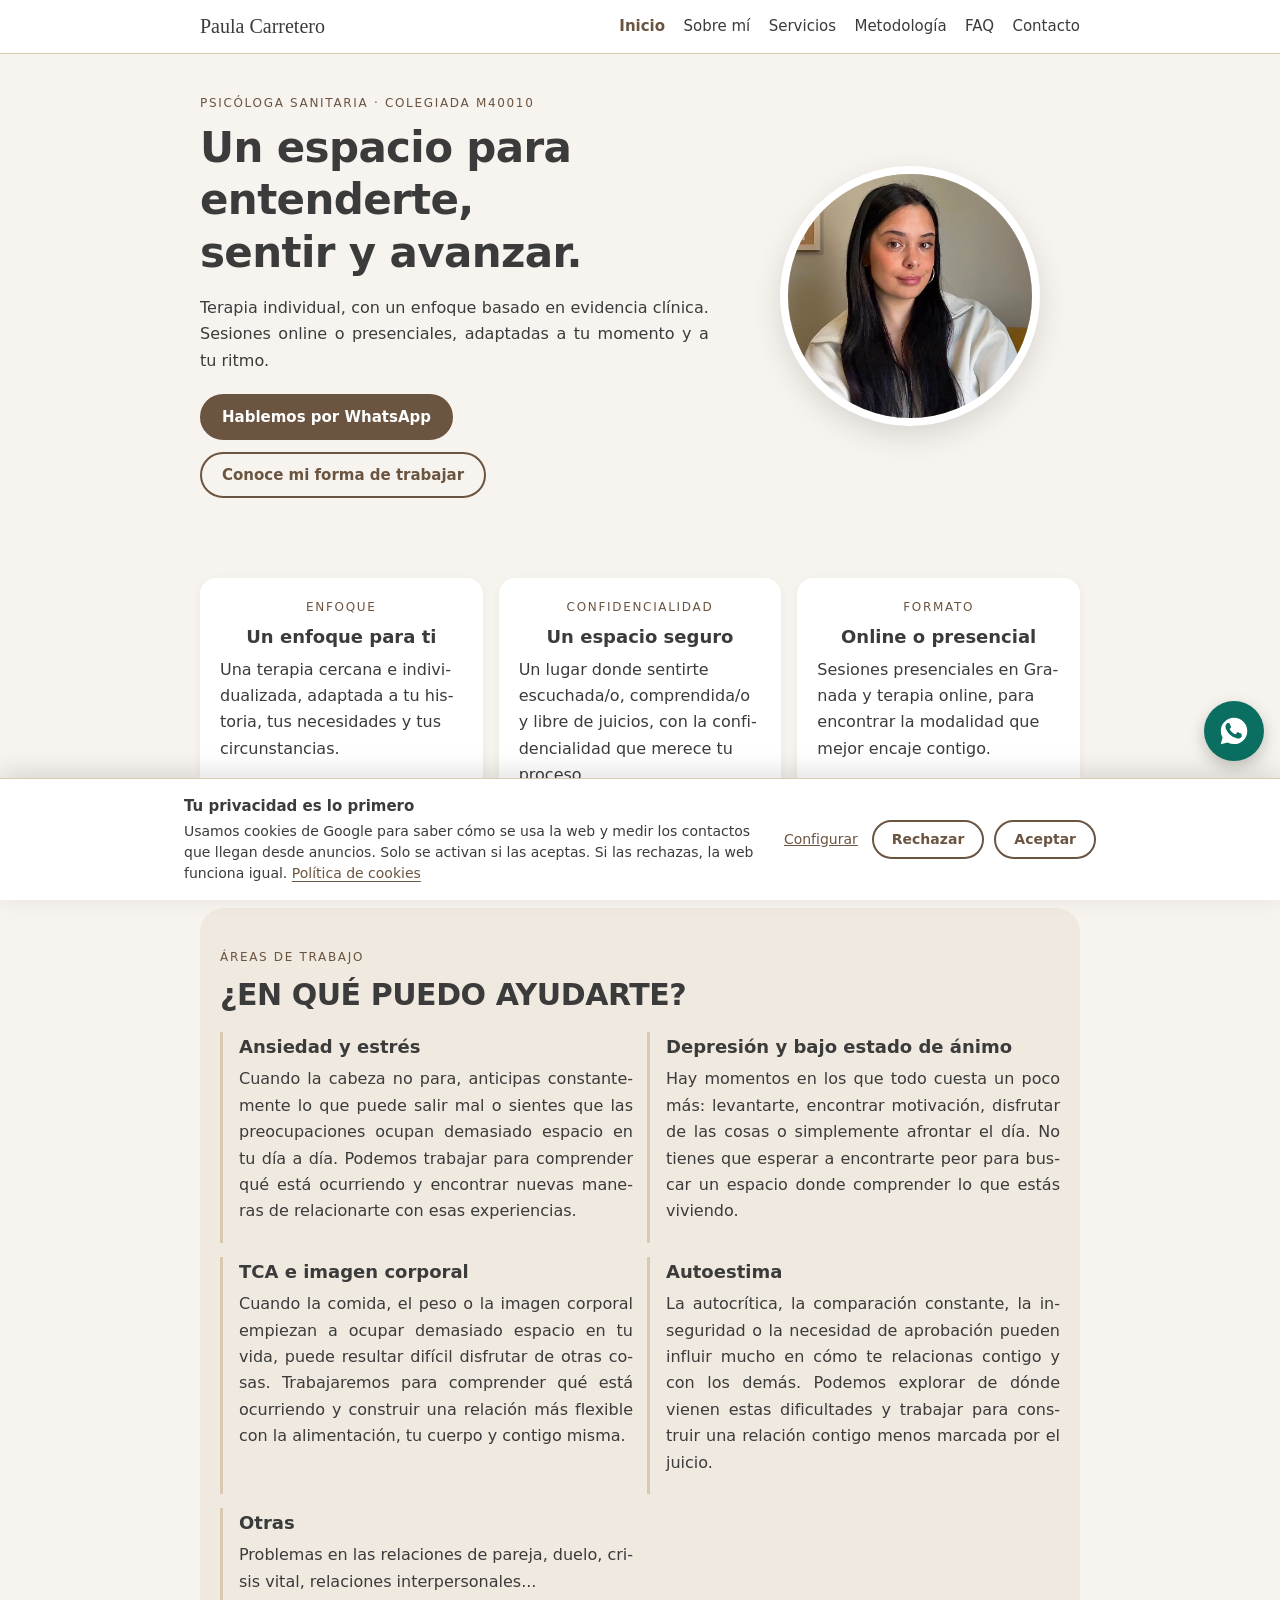
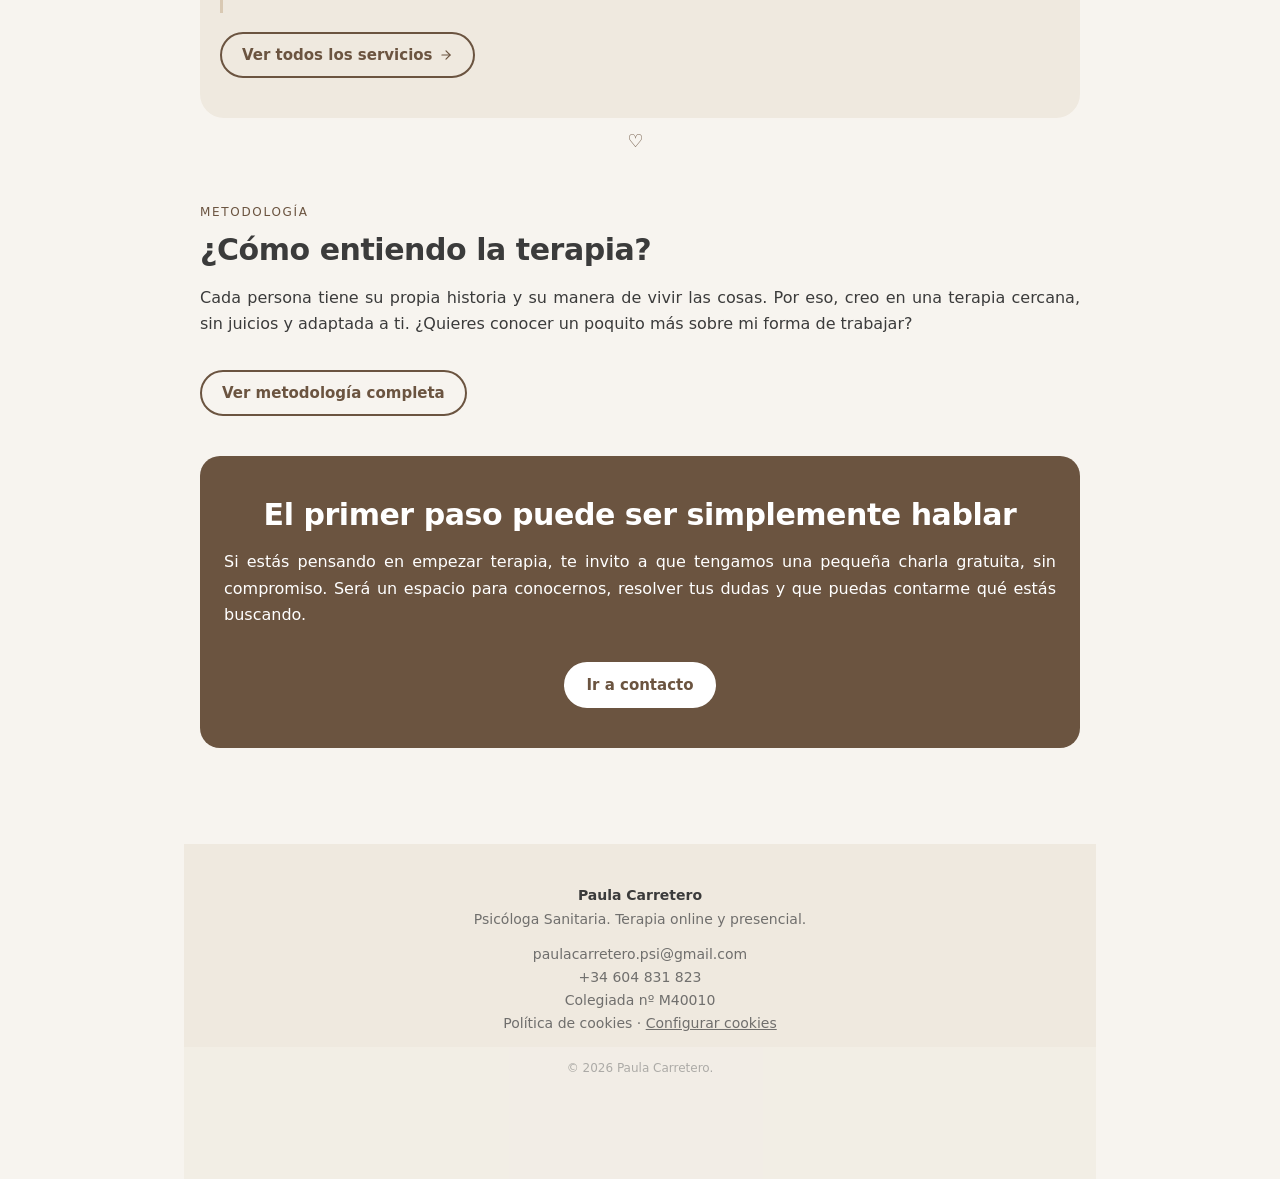
<file: index.html>
<!DOCTYPE html>
<html lang="es">
<head>
  <meta charset="utf-8">
  <meta name="viewport" content="width=device-width, initial-scale=1">
  <title>Paula Carretero · Psicóloga sanitaria online y Granada</title>
  <meta name="description" content="Terapia individual online o presencial. Ansiedad, depresión, problemas de la conducta alimentaria, problemas de pareja, estrés, crisis vital. Enfoque cercano y basado en evidencia clínica.">
  <link rel="stylesheet" href="css/classical.css?v=f2ab9af2">
  <link rel="stylesheet" href="css/site.css?v=6360b220">
  <link rel="stylesheet" href="css/theme.css?v=5d425c0d">
  <link rel="stylesheet" href="css/aspecto.css?v=3083e4b5">
  <link rel="stylesheet" href="css/cookies.css?v=0b5bde35">
</head>
<body>

<header class="site-header">
  <nav class="nav" aria-label="Principal">
    <a class="nav-brand" href="index.html">Paula Carretero</a>
    <button class="btn btn-icon nav-toggle" type="button" aria-label="Menú" aria-expanded="false"><svg class="icon" width="18" height="18" viewBox="0 0 24 24" fill="none" stroke="currentColor" stroke-width="2" stroke-linecap="round" stroke-linejoin="round" aria-hidden="true"><path d="M4 6h16"/><path d="M4 12h16"/><path d="M4 18h16"/></svg></button>
    <a href="index.html" aria-current="page">Inicio</a>
    <a href="sobre-mi.html">Sobre mí</a>
    <a href="servicios.html">Servicios</a>
    <a href="metodologia.html">Metodología</a>
    <a href="faq.html">FAQ</a>
    <a href="contacto.html">Contacto</a>
  </nav>
</header>

<main>

<section class="wrap hero hero-con-foto" data-titulos="izquierda" data-texto="justificado">
  <div class="hero-texto">
  <span class="kicker">Psicóloga sanitaria · Colegiada M40010</span>
  <h1 style="max-width:16ch">Un espacio para entenderte, sentir y avanzar.</h1>
  <p class="lead" style="max-width:58ch">Te­ra­pia in­di­vi­dual, con un en­fo­que ba­sa­do en evi­den­cia clí­ni­ca. Se­sio­nes on­li­ne o pre­sen­cia­les, adap­ta­das a tu mo­men­to y a tu rit­mo.</p>
  <div class="btn-row">
    <a class="btn btn-primary" href="https://wa.me/34604831823" target="_blank" rel="noopener">Hablemos por WhatsApp</a>
    <a class="btn btn-secondary" href="metodologia.html">Conoce mi forma de trabajar</a>
  </div>
  </div>
  <div class="plate ratio-4-3"><img src="img/img-20261014151357-8c1879.webp" alt="Paula Carretero"></div>
</section>

<section class="wrap section" data-titulos="centro" data-texto="izquierda">
  
  <div class="grid grid-220">
    <div class="card">
      <div class="card-kicker">Enfoque</div>
      <div class="card-title">Un enfoque para ti</div>
      <p class="card-body">Una te­ra­pia cer­ca­na e in­di­vi­dua­li­za­da, adap­ta­da a tu his­to­ria, tus ne­ce­si­da­des y tus cir­cuns­tan­cias.</p>
      
      
    </div>
    <div class="card">
      <div class="card-kicker">Confidencialidad</div>
      <div class="card-title">Un espacio seguro</div>
      <p class="card-body">Un lu­gar don­de sen­tir­te escuchada/o, comprendida/o y li­bre de jui­cios, con la con­fi­den­cia­li­dad que me­re­ce tu pro­ce­so.</p>
      
      
    </div>
    <div class="card">
      <div class="card-kicker">Formato</div>
      <div class="card-title">Online o presencial</div>
      <p class="card-body">Se­sio­nes pre­sen­cia­les en Gra­na­da y te­ra­pia on­li­ne, para en­con­trar la mo­da­li­dad que me­jor en­ca­je con­ti­go.</p>
      
      
    </div>
  </div>
  
</section>

<div class="wrap separador" aria-hidden="true">✿ ✿ ✿</div>

<section class="wrap section seccion-areas" data-titulos="izquierda" data-texto="justificado">
  <span class="kicker">Áreas de trabajo</span>
  <h2 style="margin-bottom:var(--space-4)">¿EN QUÉ PUEDO AYUDARTE? </h2>
  <div class="grid grid-280 grid-areas">
    <div class="card">
      
      <div class="card-title">Ansiedad y estrés</div>
      <p class="card-body">Cuan­do la ca­be­za no para, an­ti­ci­pas cons­tan­te­men­te lo que pue­de sa­lir mal o sien­tes que las pre­o­cu­pa­cio­nes ocu­pan de­ma­sia­do es­pa­cio en tu día a día. Po­de­mos tra­ba­jar para com­pren­der qué está ocu­rrien­do y en­con­trar nue­vas ma­ne­ras de re­la­cio­nar­te con esas ex­pe­rien­cias.</p>
      
      
    </div>
    <div class="card">
      
      <div class="card-title">Depresión y bajo estado de ánimo</div>
      <p class="card-body">Hay mo­men­tos en los que todo cues­ta un poco más: le­van­tar­te, en­con­trar mo­ti­va­ción, dis­fru­tar de las co­sas o sim­ple­men­te afron­tar el día. No tie­nes que es­pe­rar a en­con­trar­te peor para bus­car un es­pa­cio don­de com­pren­der lo que es­tás vi­vien­do.</p>
      
      
    </div>
    <div class="card">
      
      <div class="card-title">TCA e imagen corporal </div>
      <p class="card-body">Cuan­do la co­mi­da, el peso o la ima­gen cor­po­ral em­pie­zan a ocu­par de­ma­sia­do es­pa­cio en tu vida, pue­de re­sul­tar di­fí­cil dis­fru­tar de otras co­sas. Tra­ba­ja­re­mos para com­pren­der qué está ocu­rrien­do y cons­truir una re­la­ción más fle­xi­ble con la ali­men­ta­ción, tu cuer­po y con­ti­go mis­ma.</p>
      
      
    </div>
    <div class="card">
      
      <div class="card-title">Autoestima  </div>
      <p class="card-body">La au­to­crí­ti­ca, la com­pa­ra­ción cons­tan­te, la in­se­gu­ri­dad o la ne­ce­si­dad de apro­ba­ción pue­den in­fluir mu­cho en cómo te re­la­cio­nas con­ti­go y con los de­más. Po­de­mos ex­plo­rar de dón­de vie­nen es­tas di­fi­cul­ta­des y tra­ba­jar para cons­truir una re­la­ción con­ti­go me­nos mar­ca­da por el jui­cio.</p>
      
      
    </div>
    <div class="card">
      
      <div class="card-title">Otras</div>
      <p class="card-body">Pro­ble­mas en las re­la­cio­nes de pa­re­ja, due­lo, cri­sis vi­tal, re­la­cio­nes in­ter­per­so­na­les...</p>
      
      
    </div>
  </div>
  <a class="btn btn-secondary" href="servicios.html" style="margin-top:var(--space-4)">Ver todos los servicios <svg class="icon" width="14" height="14" viewBox="0 0 24 24" fill="none" stroke="currentColor" stroke-width="2" stroke-linecap="round" stroke-linejoin="round" aria-hidden="true"><path d="M5 12h14"/><path d="m12 5 7 7-7 7"/></svg></a>
</section>

<div class="wrap separador" aria-hidden="true">♡</div>

<section class="wrap section" data-titulos="izquierda" data-texto="justificado">
  <div class="split split-sin-imagen">
    <div>
      <span class="kicker">Metodología</span>
      <h2>¿Cómo entiendo la terapia?</h2>
      <p class="text" style="max-width:48ch">Cada per­so­na tie­ne su pro­pia his­to­ria y su ma­ne­ra de vi­vir las co­sas. Por eso, creo en una te­ra­pia cer­ca­na, sin jui­cios y adap­ta­da a ti. ¿Quie­res co­no­cer un po­qui­to más so­bre mi for­ma de tra­ba­jar?</p>
      <a class="btn btn-ghost" href="metodologia.html" style="margin-top:var(--space-4)">Ver metodología completa</a>
    </div>
  </div>
</section>

<section class="wrap section-last" data-titulos="centro" data-texto="justificado">
  <div class="cta">
    <h3>El primer paso puede ser simplemente hablar</h3>
    <p class="text">Si es­tás pen­san­do en em­pe­zar te­ra­pia, te in­vi­to a que ten­ga­mos una pe­que­ña char­la gra­tui­ta, sin com­pro­mi­so. Será un es­pa­cio para co­no­cer­nos, re­sol­ver tus du­das y que pue­das con­tar­me qué es­tás bus­can­do.</p>
    <a class="btn btn-primary" href="contacto.html">Ir a contacto</a>
  </div>
</section>

</main>

<footer class="wrap site-footer">
  <div>
    <p class="footer-brand">Paula Carretero</p>
    <p class="footer-tag">Psicóloga Sanitaria. Terapia online y presencial.</p>
  </div>
  <div class="footer-contact">
    <a href="mailto:paulacarretero.psi@gmail.com">paulacarretero.psi@gmail.com</a>
    <a href="tel:+34604831823">+34 604 831 823</a>
    <span>Colegiada nº M40010</span>
    <span><a href="politica-cookies.html">Política de cookies</a> · <button class="cookies-abrir" type="button" data-cookies-abrir>Configurar cookies</button></span>
  </div>
</footer>
<p class="wrap footer-legal">© 2026 Paula Carretero.</p>

<div class="wa-flotante" data-wa-flotante>
  <div class="wa-chat" id="wa-chat" role="dialog" aria-label="Contacto por WhatsApp" aria-hidden="true">
    <div class="wa-cabecera">
      <strong>WhatsApp</strong>
      <button class="wa-cerrar" type="button" aria-label="Cerrar">×</button>
    </div>
    <div class="wa-cuerpo">
      <div class="wa-burbuja">Hola 😊<br>Si tienes alguna duda sobre la terapia o la valoración gratuita, puedes escribirme cuando quieras.</div>
      <a class="wa-enlace" href="https://wa.me/34604831823?text=Hola%2C%20quer%C3%ADa%20informaci%C3%B3n%20sobre%20la%20terapia." target="_blank" rel="noopener">Hablar por WhatsApp</a>
    </div>
  </div>
  <button class="wa-boton" type="button" aria-label="Abrir WhatsApp" aria-expanded="false" aria-controls="wa-chat"><svg viewBox="0 0 24 24" width="32" height="32" aria-hidden="true"><path fill="currentColor" d="M12.04 2C6.58 2 2.13 6.45 2.13 11.91c0 1.75.46 3.45 1.32 4.95L2 22l5.25-1.38a9.9 9.9 0 0 0 4.79 1.22h.01c5.46 0 9.91-4.45 9.91-9.91C21.96 6.45 17.5 2 12.04 2zm5.8 14.13c-.25.7-1.45 1.34-2 1.42-.53.08-1.2.11-1.94-.12-.45-.14-1.02-.33-1.76-.65-3.1-1.34-5.12-4.47-5.27-4.68-.15-.21-1.26-1.68-1.26-3.2s.8-2.27 1.08-2.58c.28-.31.61-.39.82-.39.2 0 .41 0 .59.01.19.01.44-.07.69.53.25.6.85 2.08.93 2.23.08.15.13.33.03.53-.1.2-.15.33-.3.5-.15.18-.31.39-.45.53-.15.15-.3.31-.13.61.17.3.75 1.24 1.61 2 1.1.98 2.03 1.29 2.33 1.43.3.15.47.13.65-.08.18-.2.75-.87.95-1.17.2-.3.4-.25.68-.15.28.1 1.77.84 2.07.99.3.15.5.23.57.36.08.13.08.74-.17 1.44z"/></svg></button>
</div>

<script src="js/cookies.js?v=56afb32c" data-contenedor="GTM-KCXTXZ9F" data-politica="politica-cookies.html" data-medicion="G-C3S8XLPG2M"></script>
<script src="js/site.js?v=93447126"></script>
</body>
</html>
</file>
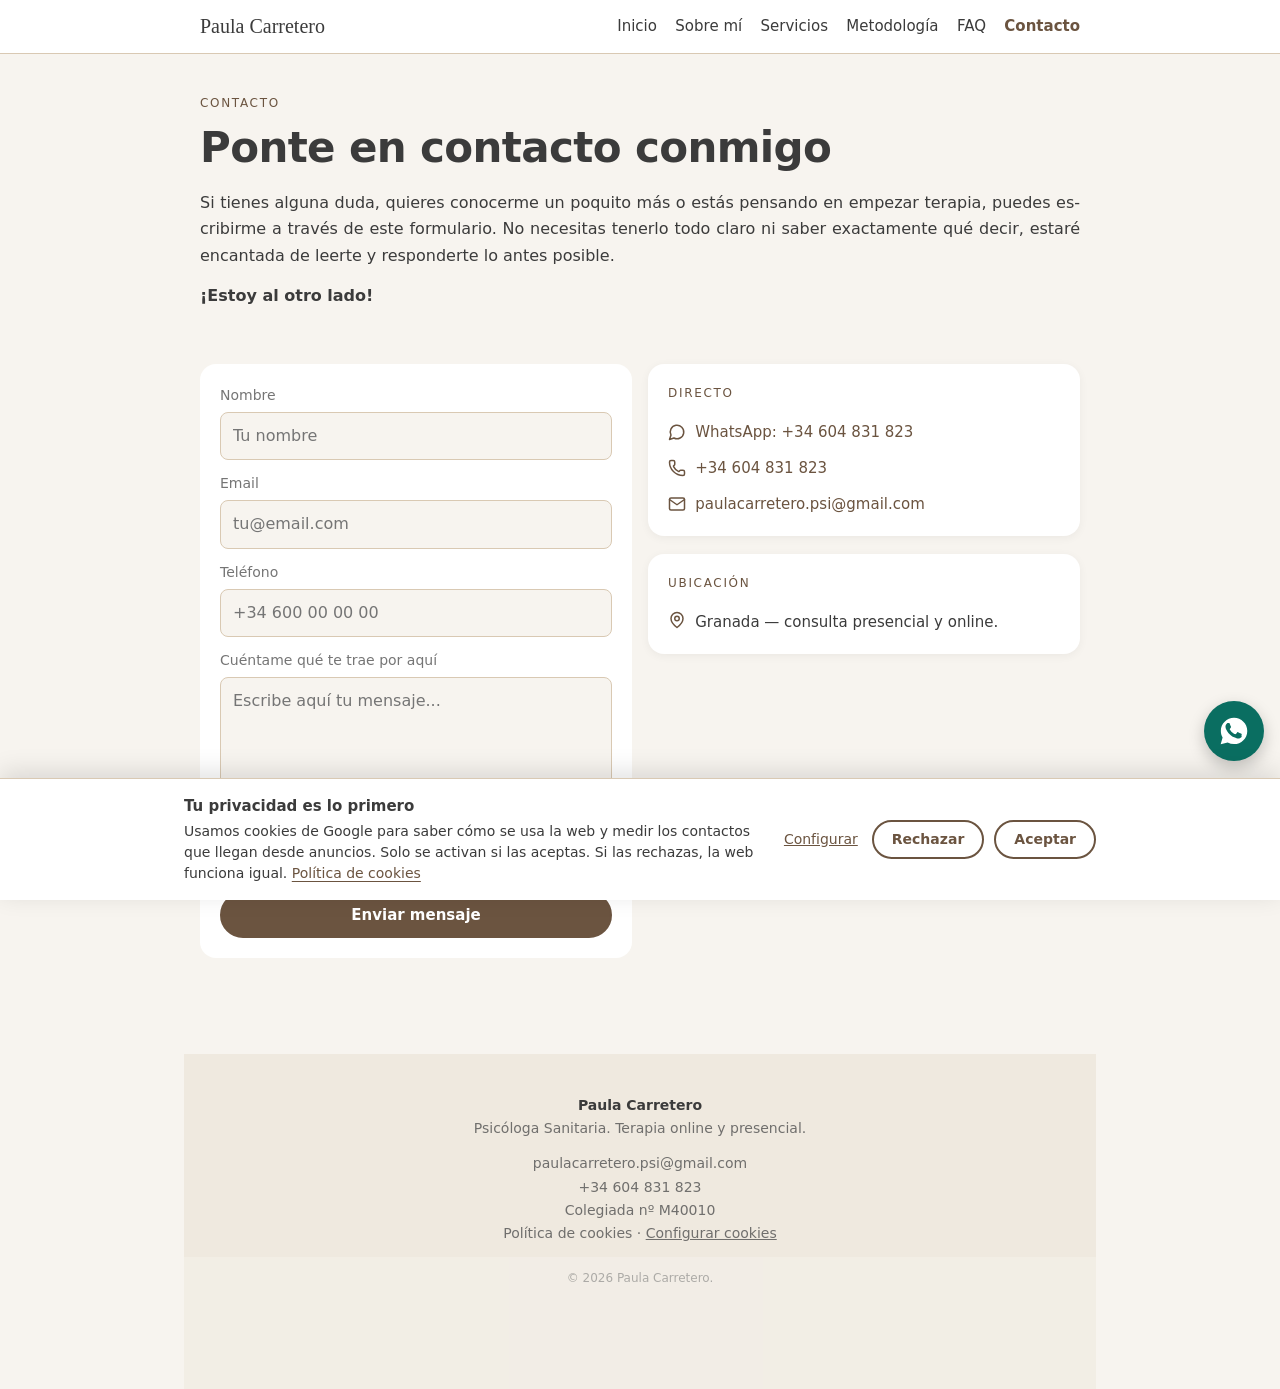
<file: contacto.html>
<!DOCTYPE html>
<html lang="es">
<head>
  <meta charset="utf-8">
  <meta name="viewport" content="width=device-width, initial-scale=1">
  <title>Contacto · Paula Carretero</title>
  <meta name="description" content="Escríbeme por WhatsApp, teléfono, email o formulario para agendar tu primera sesión gratuita.">
  <link rel="stylesheet" href="css/classical.css?v=f2ab9af2">
  <link rel="stylesheet" href="css/site.css?v=6360b220">
  <link rel="stylesheet" href="css/theme.css?v=5d425c0d">
  <link rel="stylesheet" href="css/aspecto.css?v=3083e4b5">
  <link rel="stylesheet" href="css/cookies.css?v=0b5bde35">
  <noscript><style>.solo-con-js{display:none}</style></noscript>
</head>
<body>

<header class="site-header">
  <nav class="nav" aria-label="Principal">
    <a class="nav-brand" href="index.html">Paula Carretero</a>
    <button class="btn btn-icon nav-toggle" type="button" aria-label="Menú" aria-expanded="false"><svg class="icon" width="18" height="18" viewBox="0 0 24 24" fill="none" stroke="currentColor" stroke-width="2" stroke-linecap="round" stroke-linejoin="round" aria-hidden="true"><path d="M4 6h16"/><path d="M4 12h16"/><path d="M4 18h16"/></svg></button>
    <a href="index.html">Inicio</a>
    <a href="sobre-mi.html">Sobre mí</a>
    <a href="servicios.html">Servicios</a>
    <a href="metodologia.html">Metodología</a>
    <a href="faq.html">FAQ</a>
    <a href="contacto.html" aria-current="page">Contacto</a>
  </nav>
</header>

<main>

<section class="wrap page-head" data-titulos="izquierda" data-texto="justificado">
    <span class="kicker">Contacto</span>
    <h1 class="page-title" style="max-width:16ch">Ponte en contacto conmigo</h1>
    <p class="lead">Si tie­nes al­gu­na duda, quie­res co­no­cer­me un po­qui­to más o es­tás pen­san­do en em­pe­zar te­ra­pia, pue­des es­cri­bir­me a tra­vés de este for­mu­la­rio. No ne­ce­si­tas te­ner­lo todo cla­ro ni sa­ber exac­ta­men­te qué de­cir, es­ta­ré en­can­ta­da de le­er­te y res­pon­der­te lo an­tes po­si­ble.</p>
<p class="lead"><strong>¡Es­toy al otro lado!</strong></p>
</section>

<section class="wrap section-last" data-titulos="izquierda" data-texto="justificado">
  <div class="contact-grid">
    <noscript><p class="form-sin-js">Para escribirme, usa los datos de contacto de esta página (email, teléfono o WhatsApp).</p></noscript>
    <form class="form solo-con-js" action="https://paula.fernandoca.win/api/contacto" method="post" data-contacto>
      <div class="field"><label for="c-nombre">Nombre</label><input class="input" id="c-nombre" name="nombre" placeholder="Tu nombre" required></div>
      <div class="field"><label for="c-email">Email</label><input class="input" id="c-email" name="email" type="email" placeholder="tu@email.com" required></div>
      <div class="field"><label for="c-telefono">Teléfono </label><input class="input" id="c-telefono" name="telefono" type="tel" placeholder="+34 600 00 00 00"></div>
      <div class="field"><label for="c-mensaje">Cuéntame qué te trae por aquí</label><textarea class="input" id="c-mensaje" name="mensaje" rows="5" placeholder="Escribe aquí tu mensaje..." required></textarea></div>
      <div class="field field-trampa" aria-hidden="true"><label for="c-web">No rellenes este campo</label><input class="input" id="c-web" name="web" type="text" tabindex="-1" autocomplete="off"></div>
      <p class="form-msg" role="status" aria-live="polite"></p>
      <button type="submit" class="btn btn-primary btn-block">Enviar mensaje</button>
    </form>
    <div class="stack">
      <div class="card">
        <div class="card-kicker">Directo</div>
        <div class="contact-list">
          <a href="https://wa.me/34604831823" target="_blank" rel="noopener"><svg class="" width="18" height="18" viewBox="0 0 24 24" fill="none" stroke="currentColor" stroke-width="2" stroke-linecap="round" stroke-linejoin="round" aria-hidden="true"><path d="M7.9 20A9 9 0 1 0 4 16.1L2 22Z"/></svg> WhatsApp: +34 604 831 823</a>
          <a href="tel:+34604831823"><svg class="" width="18" height="18" viewBox="0 0 24 24" fill="none" stroke="currentColor" stroke-width="2" stroke-linecap="round" stroke-linejoin="round" aria-hidden="true"><path d="M13.832 16.568a1 1 0 0 0 1.213-.303l.355-.465A2 2 0 0 1 17 15h3a2 2 0 0 1 2 2v3a2 2 0 0 1-2 2A18 18 0 0 1 2 4a2 2 0 0 1 2-2h3a2 2 0 0 1 2 2v3a2 2 0 0 1-.8 1.6l-.468.351a1 1 0 0 0-.292 1.233 14 14 0 0 0 6.392 6.384z"/></svg> +34 604 831 823</a>
          <a href="mailto:paulacarretero.psi@gmail.com"><svg class="" width="18" height="18" viewBox="0 0 24 24" fill="none" stroke="currentColor" stroke-width="2" stroke-linecap="round" stroke-linejoin="round" aria-hidden="true"><rect x="2" y="4" width="20" height="16" rx="2"/><path d="m22 6-10 7L2 6"/></svg> paulacarretero.psi@gmail.com</a>
        </div>
      </div>
      <div class="card">
        <div class="card-kicker">Ubicación</div>
        <div class="contact-item" style="align-items:flex-start;margin-top:var(--space-2)"><svg class="" width="18" height="18" viewBox="0 0 24 24" fill="none" stroke="currentColor" stroke-width="2" stroke-linecap="round" stroke-linejoin="round" aria-hidden="true"><path d="M20 10c0 6-8 12-8 12s-8-6-8-12a8 8 0 0 1 16 0z"/><circle cx="12" cy="10" r="3"/></svg><span>Granada — consulta presencial y online.</span></div>
      </div>
    </div>
  </div>
</section>

</main>

<footer class="wrap site-footer">
  <div>
    <p class="footer-brand">Paula Carretero</p>
    <p class="footer-tag">Psicóloga Sanitaria. Terapia online y presencial.</p>
  </div>
  <div class="footer-contact">
    <a href="mailto:paulacarretero.psi@gmail.com">paulacarretero.psi@gmail.com</a>
    <a href="tel:+34604831823">+34 604 831 823</a>
    <span>Colegiada nº M40010</span>
    <span><a href="politica-cookies.html">Política de cookies</a> · <button class="cookies-abrir" type="button" data-cookies-abrir>Configurar cookies</button></span>
  </div>
</footer>
<p class="wrap footer-legal">© 2026 Paula Carretero.</p>

<div class="wa-flotante" data-wa-flotante>
  <div class="wa-chat" id="wa-chat" role="dialog" aria-label="Contacto por WhatsApp" aria-hidden="true">
    <div class="wa-cabecera">
      <strong>WhatsApp</strong>
      <button class="wa-cerrar" type="button" aria-label="Cerrar">×</button>
    </div>
    <div class="wa-cuerpo">
      <div class="wa-burbuja">Hola 😊<br>Si tienes alguna duda sobre la terapia o la valoración gratuita, puedes escribirme cuando quieras.</div>
      <a class="wa-enlace" href="https://wa.me/34604831823?text=Hola%2C%20quer%C3%ADa%20informaci%C3%B3n%20sobre%20la%20terapia." target="_blank" rel="noopener">Hablar por WhatsApp</a>
    </div>
  </div>
  <button class="wa-boton" type="button" aria-label="Abrir WhatsApp" aria-expanded="false" aria-controls="wa-chat"><svg viewBox="0 0 24 24" width="32" height="32" aria-hidden="true"><path fill="currentColor" d="M12.04 2C6.58 2 2.13 6.45 2.13 11.91c0 1.75.46 3.45 1.32 4.95L2 22l5.25-1.38a9.9 9.9 0 0 0 4.79 1.22h.01c5.46 0 9.91-4.45 9.91-9.91C21.96 6.45 17.5 2 12.04 2zm5.8 14.13c-.25.7-1.45 1.34-2 1.42-.53.08-1.2.11-1.94-.12-.45-.14-1.02-.33-1.76-.65-3.1-1.34-5.12-4.47-5.27-4.68-.15-.21-1.26-1.68-1.26-3.2s.8-2.27 1.08-2.58c.28-.31.61-.39.82-.39.2 0 .41 0 .59.01.19.01.44-.07.69.53.25.6.85 2.08.93 2.23.08.15.13.33.03.53-.1.2-.15.33-.3.5-.15.18-.31.39-.45.53-.15.15-.3.31-.13.61.17.3.75 1.24 1.61 2 1.1.98 2.03 1.29 2.33 1.43.3.15.47.13.65-.08.18-.2.75-.87.95-1.17.2-.3.4-.25.68-.15.28.1 1.77.84 2.07.99.3.15.5.23.57.36.08.13.08.74-.17 1.44z"/></svg></button>
</div>

<script src="js/cookies.js?v=56afb32c" data-contenedor="GTM-KCXTXZ9F" data-politica="politica-cookies.html" data-medicion="G-C3S8XLPG2M"></script>
<script src="js/site.js?v=93447126"></script>
</body>
</html>
</file>
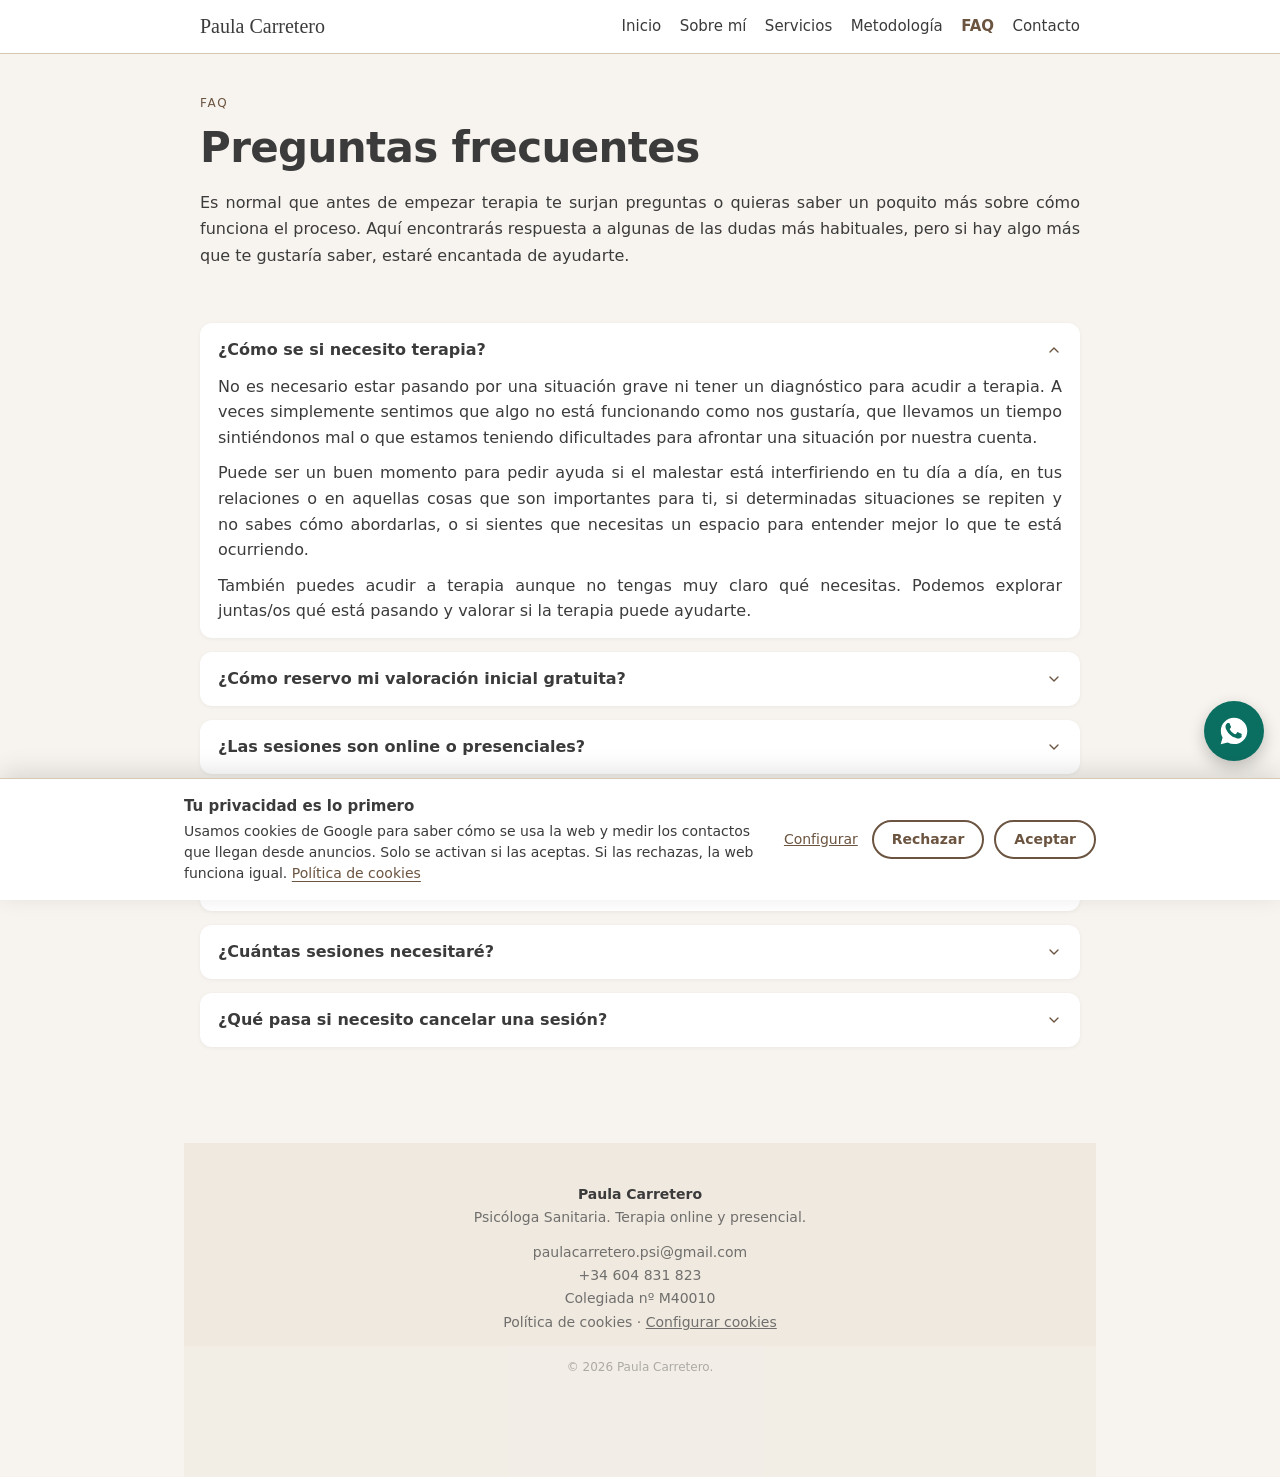
<file: faq.html>
<!DOCTYPE html>
<html lang="es">
<head>
  <meta charset="utf-8">
  <meta name="viewport" content="width=device-width, initial-scale=1">
  <title>Preguntas frecuentes · Paula Carretero</title>
  <meta name="description" content="Respuestas a las dudas más habituales sobre la terapia: reservas, duración, confidencialidad y más.">
  <link rel="stylesheet" href="css/classical.css?v=f2ab9af2">
  <link rel="stylesheet" href="css/site.css?v=6360b220">
  <link rel="stylesheet" href="css/theme.css?v=5d425c0d">
  <link rel="stylesheet" href="css/aspecto.css?v=3083e4b5">
  <link rel="stylesheet" href="css/cookies.css?v=0b5bde35">
</head>
<body>

<header class="site-header">
  <nav class="nav" aria-label="Principal">
    <a class="nav-brand" href="index.html">Paula Carretero</a>
    <button class="btn btn-icon nav-toggle" type="button" aria-label="Menú" aria-expanded="false"><svg class="icon" width="18" height="18" viewBox="0 0 24 24" fill="none" stroke="currentColor" stroke-width="2" stroke-linecap="round" stroke-linejoin="round" aria-hidden="true"><path d="M4 6h16"/><path d="M4 12h16"/><path d="M4 18h16"/></svg></button>
    <a href="index.html">Inicio</a>
    <a href="sobre-mi.html">Sobre mí</a>
    <a href="servicios.html">Servicios</a>
    <a href="metodologia.html">Metodología</a>
    <a href="faq.html" aria-current="page">FAQ</a>
    <a href="contacto.html">Contacto</a>
  </nav>
</header>

<main>

<section class="wrap page-head" data-titulos="izquierda" data-texto="justificado">
    <span class="kicker">FAQ</span>
    <h1 class="page-title" style="max-width:20ch">Preguntas frecuentes</h1>
    <p class="lead">Es nor­mal que an­tes de em­pe­zar te­ra­pia te sur­jan pre­gun­tas o quie­ras sa­ber un po­qui­to más so­bre cómo fun­cio­na el pro­ce­so. Aquí en­con­tra­rás res­pues­ta a al­gu­nas de las du­das más ha­bi­tua­les, pero si hay algo más que te gus­ta­ría sa­ber, es­ta­ré en­can­ta­da de ayu­dar­te.</p>
</section>

<section class="wrap wrap-narrow section-last" data-titulos="izquierda" data-texto="justificado">
  <div class="grid" style="gap:var(--space-3)">
    <details class="card" open>
      <summary>¿Cómo se si necesito terapia? <svg class="chev" width="16" height="16" viewBox="0 0 24 24" fill="none" stroke="currentColor" stroke-width="2" stroke-linecap="round" stroke-linejoin="round" aria-hidden="true"><path d="m6 9 6 6 6-6"/></svg></summary>
      <p>No es ne­ce­sa­rio es­tar pa­san­do por una si­tua­ción gra­ve ni te­ner un diag­nós­ti­co para acu­dir a te­ra­pia. A ve­ces sim­ple­men­te sen­ti­mos que algo no está fun­cio­nan­do como nos gus­ta­ría, que lle­va­mos un tiem­po sin­tién­do­nos mal o que es­ta­mos te­nien­do di­fi­cul­ta­des para afron­tar una si­tua­ción por nues­tra cuen­ta.</p>
<p>Pue­de ser un buen mo­men­to para pe­dir ayu­da si el ma­les­tar está in­ter­fi­rien­do en tu día a día, en tus re­la­cio­nes o en aque­llas co­sas que son im­por­tan­tes para ti, si de­ter­mi­na­das si­tua­cio­nes se re­pi­ten y no sa­bes cómo abor­dar­las, o si sien­tes que ne­ce­si­tas un es­pa­cio para en­ten­der me­jor lo que te está ocu­rrien­do.</p>
<p>Tam­bién pue­des acu­dir a te­ra­pia aun­que no ten­gas muy cla­ro qué ne­ce­si­tas. Po­de­mos ex­plo­rar juntas/os qué está pa­san­do y va­lo­rar si la te­ra­pia pue­de ayu­dar­te.</p>
    </details>
    <details class="card">
      <summary>¿Cómo reservo mi valoración inicial gratuita?<svg class="chev" width="16" height="16" viewBox="0 0 24 24" fill="none" stroke="currentColor" stroke-width="2" stroke-linecap="round" stroke-linejoin="round" aria-hidden="true"><path d="m6 9 6 6 6-6"/></svg></summary>
      <p>¡Es muy sen­ci­llo! Pue­des es­cri­bir­me a tra­vés del for­mu­la­rio de con­tac­to, por co­rreo elec­tró­ni­co o por WhatsApp. Acor­da­re­mos un mo­men­to para te­ner una pe­que­ña char­la gra­tui­ta, en la que po­dre­mos co­no­cer­nos, re­sol­ver tus du­das y va­lo­rar si pue­do ayu­dar­te. ¡Sin com­pro­mi­so!</p>
    </details>
    <details class="card">
      <summary>¿Las sesiones son online o presenciales?<svg class="chev" width="16" height="16" viewBox="0 0 24 24" fill="none" stroke="currentColor" stroke-width="2" stroke-linecap="round" stroke-linejoin="round" aria-hidden="true"><path d="m6 9 6 6 6-6"/></svg></summary>
      <p>Ofrez­co am­bas mo­da­li­da­des, para que pue­das ele­gir la que me­jor se adap­te a ti y a tus cir­cuns­tan­cias. Las se­sio­nes pre­sen­cia­les se re­a­li­zan en Gra­na­da y, si te re­sul­ta más có­mo­do, tam­bién po­de­mos tra­ba­jar de ma­ne­ra on­li­ne, es­tés don­de es­tés.</p>
    </details>
    <details class="card">
      <summary>¿Cuánto dura cada sesión?<svg class="chev" width="16" height="16" viewBox="0 0 24 24" fill="none" stroke="currentColor" stroke-width="2" stroke-linecap="round" stroke-linejoin="round" aria-hidden="true"><path d="m6 9 6 6 6-6"/></svg></summary>
      <p>Las se­sio­nes tie­nen una du­ra­ción apro­xi­ma­da de 50-60 mi­nu­tos. Es un tiem­po de­di­ca­do a ti, en el que po­dre­mos ex­plo­rar lo que te pre­o­cu­pa y tra­ba­jar juntas/os en aque­llo que ne­ce­si­tas.</p>
    </details>
    <details class="card">
      <summary>¿Es confidencial?<svg class="chev" width="16" height="16" viewBox="0 0 24 24" fill="none" stroke="currentColor" stroke-width="2" stroke-linecap="round" stroke-linejoin="round" aria-hidden="true"><path d="m6 9 6 6 6-6"/></svg></summary>
      <p>Sí. La con­fi­den­cia­li­dad es una par­te fun­da­men­tal del pro­ce­so te­ra­péu­ti­co. Todo lo que com­par­tas en se­sión está pro­te­gi­do por el se­cre­to pro­fe­sio­nal y por la nor­ma­ti­va de pro­tec­ción de da­tos.</p>
    </details>
    <details class="card">
      <summary>¿Cuántas sesiones necesitaré?<svg class="chev" width="16" height="16" viewBox="0 0 24 24" fill="none" stroke="currentColor" stroke-width="2" stroke-linecap="round" stroke-linejoin="round" aria-hidden="true"><path d="m6 9 6 6 6-6"/></svg></summary>
      <p>Cada per­so­na y cada pro­ce­so son di­fe­ren­tes, por lo que no hay un nú­me­ro de se­sio­nes que sir­va para todo el mun­do. Lo ire­mos va­lo­ran­do juntas/os en fun­ción de tus ne­ce­si­da­des, tus ob­je­ti­vos y cómo va­yas avan­zan­do. La idea es que el pro­ce­so ten­ga sen­ti­do para ti y que po­da­mos re­vi­sar cómo te en­cuen­tras a lo lar­go del ca­mi­no.</p>
    </details>
    <details class="card">
      <summary>¿Qué pasa si necesito cancelar una sesión?<svg class="chev" width="16" height="16" viewBox="0 0 24 24" fill="none" stroke="currentColor" stroke-width="2" stroke-linecap="round" stroke-linejoin="round" aria-hidden="true"><path d="m6 9 6 6 6-6"/></svg></summary>
      <p>Si ne­ce­si­tas can­ce­lar o cam­biar una se­sión, pue­des ha­cer­lo avi­sán­do­me con al me­nos 48 ho­ras de an­te­la­ción para po­der re­pro­gra­mar­la. En­tien­do que pue­den sur­gir im­pre­vis­tos, así que, si tie­nes cual­quier di­fi­cul­tad, no du­des en es­cri­bir­me para que po­da­mos ver­lo.</p>
    </details>
  </div>
</section>

</main>

<footer class="wrap site-footer">
  <div>
    <p class="footer-brand">Paula Carretero</p>
    <p class="footer-tag">Psicóloga Sanitaria. Terapia online y presencial.</p>
  </div>
  <div class="footer-contact">
    <a href="mailto:paulacarretero.psi@gmail.com">paulacarretero.psi@gmail.com</a>
    <a href="tel:+34604831823">+34 604 831 823</a>
    <span>Colegiada nº M40010</span>
    <span><a href="politica-cookies.html">Política de cookies</a> · <button class="cookies-abrir" type="button" data-cookies-abrir>Configurar cookies</button></span>
  </div>
</footer>
<p class="wrap footer-legal">© 2026 Paula Carretero.</p>

<div class="wa-flotante" data-wa-flotante>
  <div class="wa-chat" id="wa-chat" role="dialog" aria-label="Contacto por WhatsApp" aria-hidden="true">
    <div class="wa-cabecera">
      <strong>WhatsApp</strong>
      <button class="wa-cerrar" type="button" aria-label="Cerrar">×</button>
    </div>
    <div class="wa-cuerpo">
      <div class="wa-burbuja">Hola 😊<br>Si tienes alguna duda sobre la terapia o la valoración gratuita, puedes escribirme cuando quieras.</div>
      <a class="wa-enlace" href="https://wa.me/34604831823?text=Hola%2C%20quer%C3%ADa%20informaci%C3%B3n%20sobre%20la%20terapia." target="_blank" rel="noopener">Hablar por WhatsApp</a>
    </div>
  </div>
  <button class="wa-boton" type="button" aria-label="Abrir WhatsApp" aria-expanded="false" aria-controls="wa-chat"><svg viewBox="0 0 24 24" width="32" height="32" aria-hidden="true"><path fill="currentColor" d="M12.04 2C6.58 2 2.13 6.45 2.13 11.91c0 1.75.46 3.45 1.32 4.95L2 22l5.25-1.38a9.9 9.9 0 0 0 4.79 1.22h.01c5.46 0 9.91-4.45 9.91-9.91C21.96 6.45 17.5 2 12.04 2zm5.8 14.13c-.25.7-1.45 1.34-2 1.42-.53.08-1.2.11-1.94-.12-.45-.14-1.02-.33-1.76-.65-3.1-1.34-5.12-4.47-5.27-4.68-.15-.21-1.26-1.68-1.26-3.2s.8-2.27 1.08-2.58c.28-.31.61-.39.82-.39.2 0 .41 0 .59.01.19.01.44-.07.69.53.25.6.85 2.08.93 2.23.08.15.13.33.03.53-.1.2-.15.33-.3.5-.15.18-.31.39-.45.53-.15.15-.3.31-.13.61.17.3.75 1.24 1.61 2 1.1.98 2.03 1.29 2.33 1.43.3.15.47.13.65-.08.18-.2.75-.87.95-1.17.2-.3.4-.25.68-.15.28.1 1.77.84 2.07.99.3.15.5.23.57.36.08.13.08.74-.17 1.44z"/></svg></button>
</div>

<script src="js/cookies.js?v=56afb32c" data-contenedor="GTM-KCXTXZ9F" data-politica="politica-cookies.html" data-medicion="G-C3S8XLPG2M"></script>
<script src="js/site.js?v=93447126"></script>
</body>
</html>
</file>
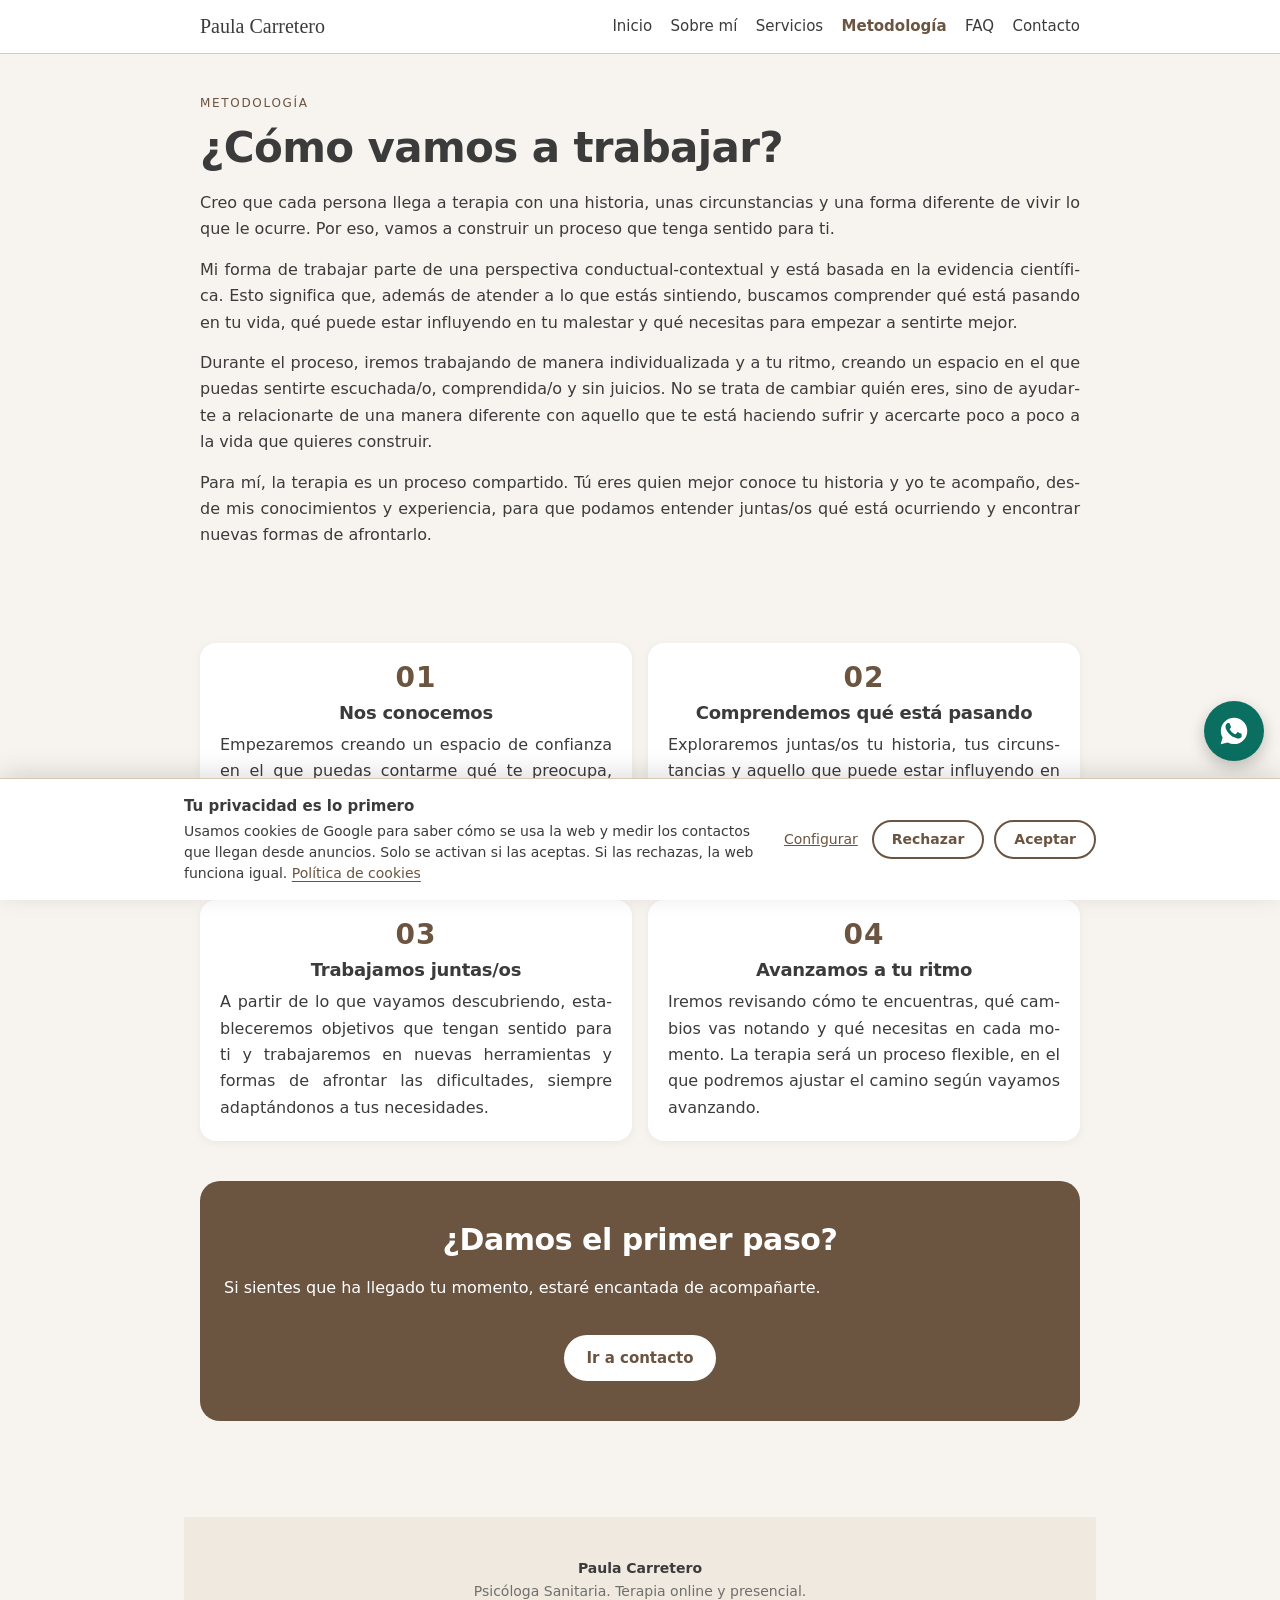
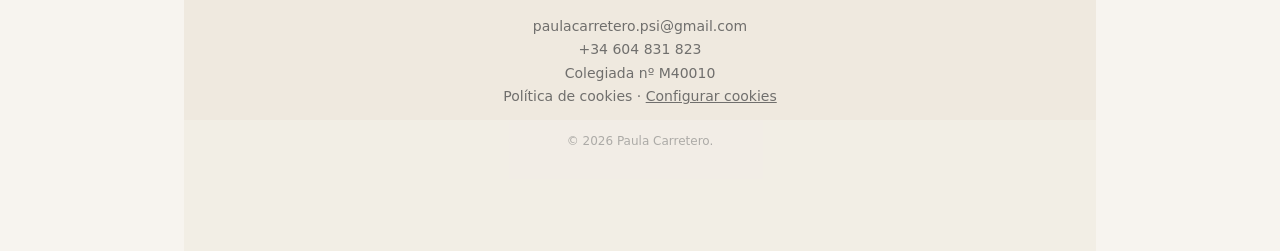
<file: metodologia.html>
<!DOCTYPE html>
<html lang="es">
<head>
  <meta charset="utf-8">
  <meta name="viewport" content="width=device-width, initial-scale=1">
  <title>Metodología · Paula Carretero</title>
  <meta name="description" content="Cómo es un proceso de terapia conmigo: evaluación, plan personalizado y seguimiento.">
  <link rel="stylesheet" href="css/classical.css?v=f2ab9af2">
  <link rel="stylesheet" href="css/site.css?v=6360b220">
  <link rel="stylesheet" href="css/theme.css?v=5d425c0d">
  <link rel="stylesheet" href="css/aspecto.css?v=3083e4b5">
  <link rel="stylesheet" href="css/cookies.css?v=0b5bde35">
</head>
<body>

<header class="site-header">
  <nav class="nav" aria-label="Principal">
    <a class="nav-brand" href="index.html">Paula Carretero</a>
    <button class="btn btn-icon nav-toggle" type="button" aria-label="Menú" aria-expanded="false"><svg class="icon" width="18" height="18" viewBox="0 0 24 24" fill="none" stroke="currentColor" stroke-width="2" stroke-linecap="round" stroke-linejoin="round" aria-hidden="true"><path d="M4 6h16"/><path d="M4 12h16"/><path d="M4 18h16"/></svg></button>
    <a href="index.html">Inicio</a>
    <a href="sobre-mi.html">Sobre mí</a>
    <a href="servicios.html">Servicios</a>
    <a href="metodologia.html" aria-current="page">Metodología</a>
    <a href="faq.html">FAQ</a>
    <a href="contacto.html">Contacto</a>
  </nav>
</header>

<main>

<section class="wrap page-head" data-titulos="izquierda" data-texto="justificado">
    <span class="kicker">Metodología</span>
    <h1 class="page-title" style="max-width:22ch">¿Cómo vamos a trabajar? </h1>
    <p class="lead">Creo que cada per­so­na lle­ga a te­ra­pia con una his­to­ria, unas cir­cuns­tan­cias y una for­ma di­fe­ren­te de vi­vir lo que le ocu­rre. Por eso, va­mos a cons­truir un pro­ce­so que ten­ga sen­ti­do para ti.</p>
<p class="lead">Mi for­ma de tra­ba­jar par­te de una pers­pec­ti­va con­duc­tual-con­tex­tual y está ba­sa­da en la evi­den­cia cien­tí­fi­ca. Esto sig­ni­fi­ca que, ade­más de aten­der a lo que es­tás sin­tien­do, bus­ca­mos com­pren­der qué está pa­san­do en tu vida, qué pue­de es­tar in­flu­yen­do en tu ma­les­tar y qué ne­ce­si­tas para em­pe­zar a sen­tir­te me­jor.</p>
<p class="lead">Du­ran­te el pro­ce­so, ire­mos tra­ba­jan­do de ma­ne­ra in­di­vi­dua­li­za­da y a tu rit­mo, cre­an­do un es­pa­cio en el que pue­das sen­tir­te escuchada/o, comprendida/o y sin jui­cios. No se tra­ta de cam­biar quién eres, sino de ayu­dar­te a re­la­cio­nar­te de una ma­ne­ra di­fe­ren­te con aque­llo que te está ha­cien­do su­frir y acer­car­te poco a poco a la vida que quie­res cons­truir.</p>
<p class="lead">Para mí, la te­ra­pia es un pro­ce­so com­par­ti­do. Tú eres quien me­jor co­no­ce tu his­to­ria y yo te acom­pa­ño, des­de mis co­no­ci­mien­tos y ex­pe­rien­cia, para que po­da­mos en­ten­der juntas/os qué está ocu­rrien­do y en­con­trar nue­vas for­mas de afron­tar­lo.</p>
</section>

<section class="wrap section" data-titulos="centro" data-texto="justificado">
  <div class="steps">
    <div class="step">
      <span class="step-num">01</span>
      <div><h2>Nos conocemos </h2><p>Em­pe­za­re­mos cre­an­do un es­pa­cio de con­fian­za en el que pue­das con­tar­me qué te pre­o­cu­pa, qué es­tás vi­vien­do y qué te ha lle­va­do a bus­car ayu­da. No ne­ce­si­tas te­ner­lo todo cla­ro des­de el prin­ci­pio.</p></div>
    </div>
    <div class="step">
      <span class="step-num">02</span>
      <div><h2>Comprendemos qué está pasando</h2><p>Ex­plo­ra­re­mos juntas/os tu his­to­ria, tus cir­cuns­tan­cias y aque­llo que pue­de es­tar in­flu­yen­do en cómo te sien­tes, con el fin de en­ten­der tu ma­les­tar.</p></div>
    </div>
    <div class="step">
      <span class="step-num">03</span>
      <div><h2>Trabajamos juntas/os</h2><p>A par­tir de lo que va­ya­mos des­cu­brien­do, es­ta­ble­ce­re­mos ob­je­ti­vos que ten­gan sen­ti­do para ti y tra­ba­ja­re­mos en nue­vas he­rra­mien­tas y for­mas de afron­tar las di­fi­cul­ta­des, siem­pre adap­tán­do­nos a tus ne­ce­si­da­des.</p></div>
    </div>
    <div class="step">
      <span class="step-num">04</span>
      <div><h2>Avanzamos a tu ritmo</h2><p>Ire­mos re­vi­san­do cómo te en­cuen­tras, qué cam­bios vas no­tan­do y qué ne­ce­si­tas en cada mo­men­to. La te­ra­pia será un pro­ce­so fle­xi­ble, en el que po­dre­mos ajus­tar el ca­mi­no se­gún va­ya­mos avan­zan­do.</p></div>
    </div>
  </div>
</section>

<section class="wrap section-last" data-titulos="izquierda" data-texto="auto">
  <div class="cta">
    <h3>¿Damos el primer paso?</h3>
    <p class="text">Si sien­tes que ha lle­ga­do tu mo­men­to, es­ta­ré en­can­ta­da de acom­pa­ñar­te.</p>
    <a class="btn btn-primary" href="contacto.html">Ir a contacto</a>
  </div>
</section>

</main>

<footer class="wrap site-footer">
  <div>
    <p class="footer-brand">Paula Carretero</p>
    <p class="footer-tag">Psicóloga Sanitaria. Terapia online y presencial.</p>
  </div>
  <div class="footer-contact">
    <a href="mailto:paulacarretero.psi@gmail.com">paulacarretero.psi@gmail.com</a>
    <a href="tel:+34604831823">+34 604 831 823</a>
    <span>Colegiada nº M40010</span>
    <span><a href="politica-cookies.html">Política de cookies</a> · <button class="cookies-abrir" type="button" data-cookies-abrir>Configurar cookies</button></span>
  </div>
</footer>
<p class="wrap footer-legal">© 2026 Paula Carretero.</p>

<div class="wa-flotante" data-wa-flotante>
  <div class="wa-chat" id="wa-chat" role="dialog" aria-label="Contacto por WhatsApp" aria-hidden="true">
    <div class="wa-cabecera">
      <strong>WhatsApp</strong>
      <button class="wa-cerrar" type="button" aria-label="Cerrar">×</button>
    </div>
    <div class="wa-cuerpo">
      <div class="wa-burbuja">Hola 😊<br>Si tienes alguna duda sobre la terapia o la valoración gratuita, puedes escribirme cuando quieras.</div>
      <a class="wa-enlace" href="https://wa.me/34604831823?text=Hola%2C%20quer%C3%ADa%20informaci%C3%B3n%20sobre%20la%20terapia." target="_blank" rel="noopener">Hablar por WhatsApp</a>
    </div>
  </div>
  <button class="wa-boton" type="button" aria-label="Abrir WhatsApp" aria-expanded="false" aria-controls="wa-chat"><svg viewBox="0 0 24 24" width="32" height="32" aria-hidden="true"><path fill="currentColor" d="M12.04 2C6.58 2 2.13 6.45 2.13 11.91c0 1.75.46 3.45 1.32 4.95L2 22l5.25-1.38a9.9 9.9 0 0 0 4.79 1.22h.01c5.46 0 9.91-4.45 9.91-9.91C21.96 6.45 17.5 2 12.04 2zm5.8 14.13c-.25.7-1.45 1.34-2 1.42-.53.08-1.2.11-1.94-.12-.45-.14-1.02-.33-1.76-.65-3.1-1.34-5.12-4.47-5.27-4.68-.15-.21-1.26-1.68-1.26-3.2s.8-2.27 1.08-2.58c.28-.31.61-.39.82-.39.2 0 .41 0 .59.01.19.01.44-.07.69.53.25.6.85 2.08.93 2.23.08.15.13.33.03.53-.1.2-.15.33-.3.5-.15.18-.31.39-.45.53-.15.15-.3.31-.13.61.17.3.75 1.24 1.61 2 1.1.98 2.03 1.29 2.33 1.43.3.15.47.13.65-.08.18-.2.75-.87.95-1.17.2-.3.4-.25.68-.15.28.1 1.77.84 2.07.99.3.15.5.23.57.36.08.13.08.74-.17 1.44z"/></svg></button>
</div>

<script src="js/cookies.js?v=56afb32c" data-contenedor="GTM-KCXTXZ9F" data-politica="politica-cookies.html" data-medicion="G-C3S8XLPG2M"></script>
<script src="js/site.js?v=93447126"></script>
</body>
</html>
</file>
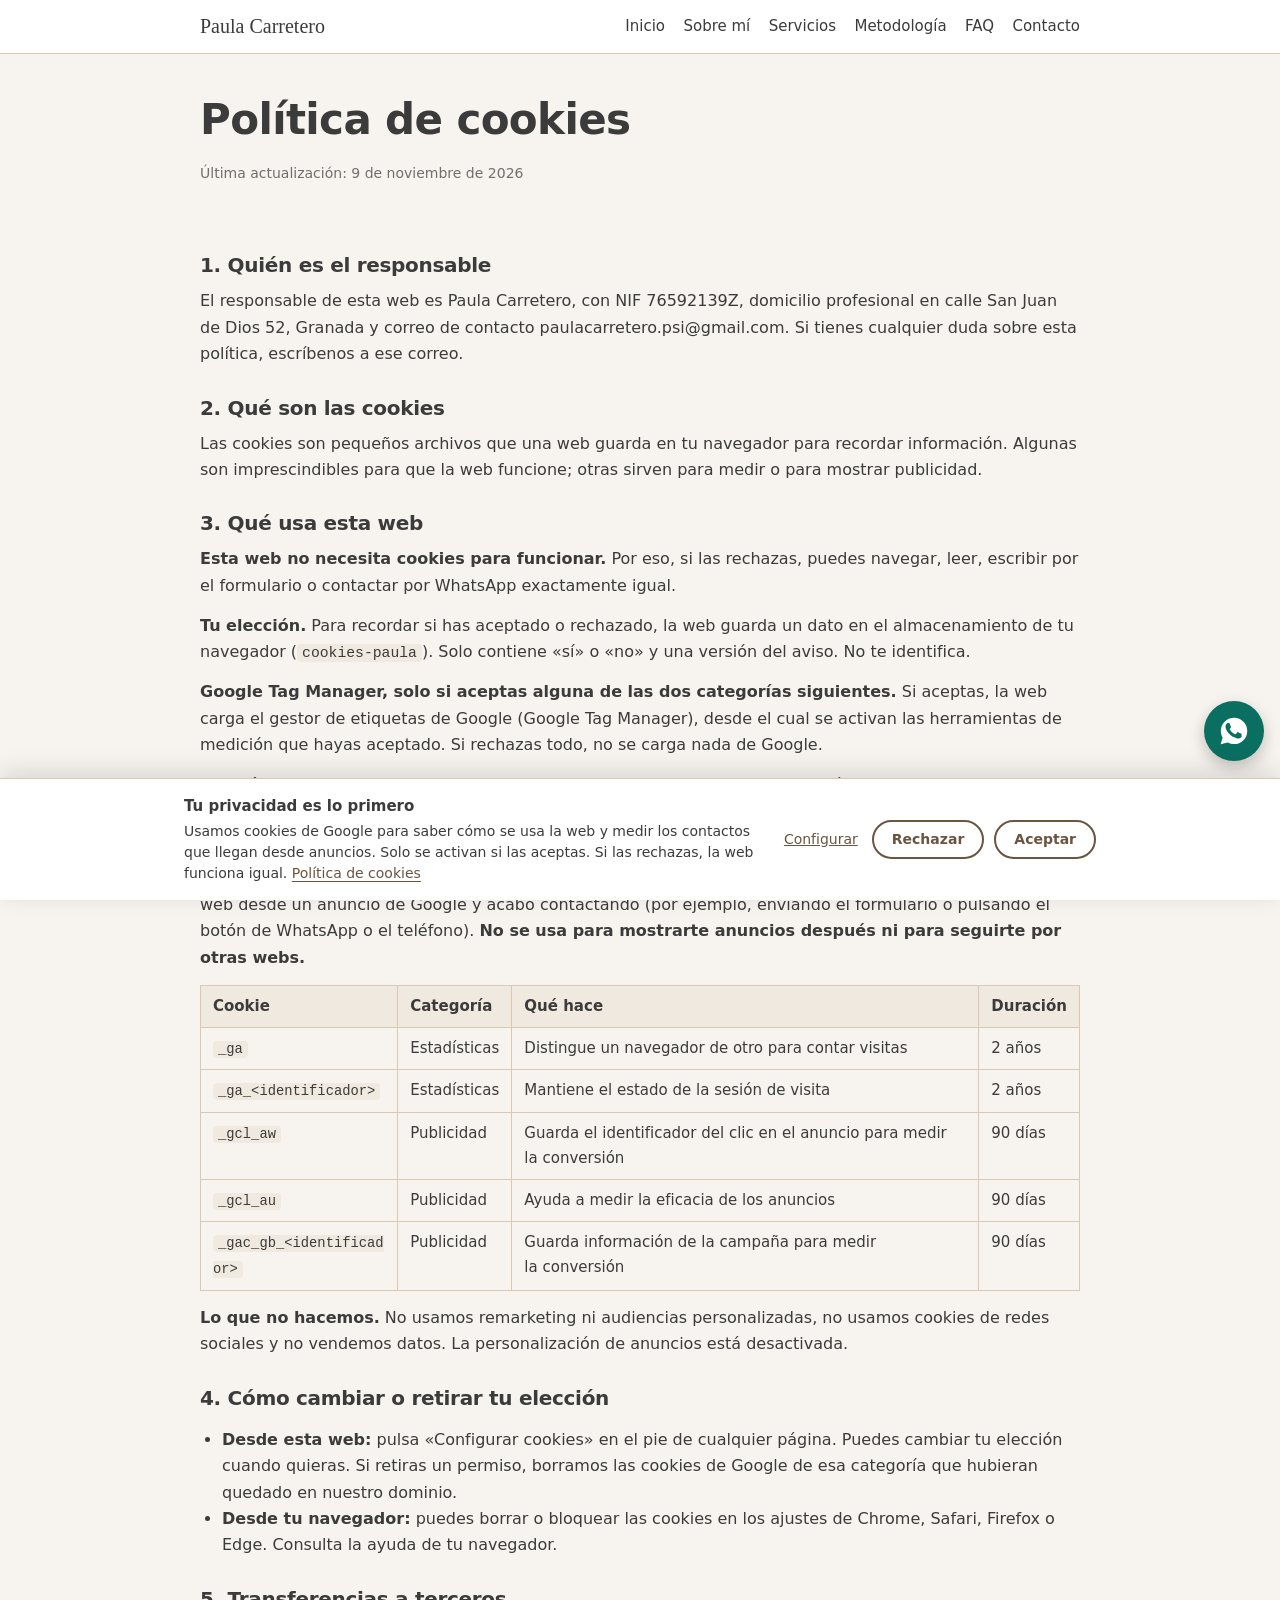
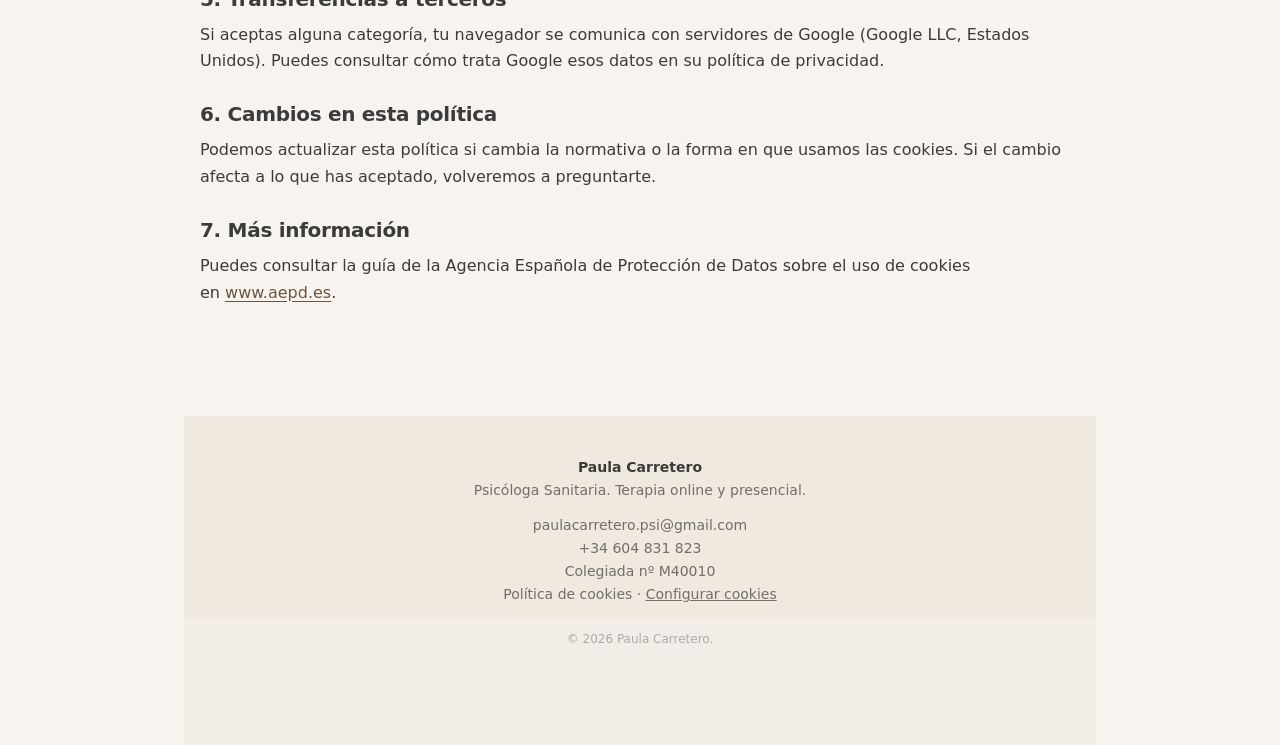
<file: politica-cookies.html>
<!DOCTYPE html>
<html lang="es">
<head>
  <meta charset="utf-8">
  <meta name="viewport" content="width=device-width, initial-scale=1">
  <title>Política de cookies · Paula Carretero</title>
  <meta name="description" content="Qué cookies usa esta web, para qué y cómo cambiar tu elección.">
  <link rel="stylesheet" href="css/classical.css?v=f2ab9af2">
  <link rel="stylesheet" href="css/site.css?v=6360b220">
  <link rel="stylesheet" href="css/theme.css?v=5d425c0d">
  <link rel="stylesheet" href="css/aspecto.css?v=3083e4b5">
  <link rel="stylesheet" href="css/cookies.css?v=0b5bde35">
</head>
<body>

<header class="site-header">
  <nav class="nav" aria-label="Principal">
    <a class="nav-brand" href="index.html">Paula Carretero</a>
    <button class="btn btn-icon nav-toggle" type="button" aria-label="Menú" aria-expanded="false"><svg class="icon" width="18" height="18" viewBox="0 0 24 24" fill="none" stroke="currentColor" stroke-width="2" stroke-linecap="round" stroke-linejoin="round" aria-hidden="true"><path d="M4 6h16"/><path d="M4 12h16"/><path d="M4 18h16"/></svg></button>
    <a href="index.html">Inicio</a>
    <a href="sobre-mi.html">Sobre mí</a>
    <a href="servicios.html">Servicios</a>
    <a href="metodologia.html">Metodología</a>
    <a href="faq.html">FAQ</a>
    <a href="contacto.html">Contacto</a>
  </nav>
</header>

<main>

<!-- Texto de la política de cookies (archivo estático: no se edita desde el panel). Es la versión HTML de la parte B de
     POLITICA_COOKIES_BORRADOR.md: al cambiar uno, cambiar el otro. El generador lo envuelve con la cabecera y el pie de la web.
     Texto definitivo aprobado por Paula el 09/11/2026. Si vuelven a quedar datos entre corchetes [EN MAYÚSCULAS], la web NO se genera con el aviso de cookies activo. -->
<section class="wrap wrap-narrow page-head">
  <h1 class="page-title">Política de cookies</h1>
  <p class="politica-fecha">Última actualización: 9 de noviembre de 2026</p>
</section>

<section class="wrap wrap-narrow section section-last politica">
  <h2>1. Quién es el responsable</h2>
  <p>El responsable de esta web es Paula Carretero, con NIF 76592139Z, domicilio profesional en calle San Juan de Dios 52, Granada y correo de contacto paulacarretero.psi@gmail.com. Si tienes cualquier duda sobre esta política, escríbenos a ese correo.</p>

  <h2>2. Qué son las cookies</h2>
  <p>Las cookies son pequeños archivos que una web guarda en tu navegador para recordar información. Algunas son imprescindibles para que la web funcione; otras sirven para medir o para mostrar publicidad.</p>

  <h2>3. Qué usa esta web</h2>
  <p><strong>Esta web no necesita cookies para funcionar.</strong> Por eso, si las rechazas, puedes navegar, leer, escribir por el formulario o contactar por WhatsApp exactamente igual.</p>
  <p><strong>Tu elección.</strong> Para recordar si has aceptado o rechazado, la web guarda un dato en el almacenamiento de tu navegador (<code>cookies-paula</code>). Solo contiene «sí» o «no» y una versión del aviso. No te identifica.</p>
  <p><strong>Google Tag Manager, solo si aceptas alguna de las dos categorías siguientes.</strong> Si aceptas, la web carga el gestor de etiquetas de Google (Google Tag Manager), desde el cual se activan las herramientas de medición que hayas aceptado. Si rechazas todo, no se carga nada de Google.</p>
  <p><strong>Estadísticas (Google Analytics), solo si las aceptas.</strong> Sirven para saber cuántas personas visitan la web, qué páginas ven y cómo llegan a ella, para mejorar su contenido y su funcionamiento. Los datos se analizan de forma agregada. <strong>No se usan para mostrarte anuncios.</strong></p>
  <p><strong>Medición de publicidad (Google Ads), solo si la aceptas.</strong> Sirve para saber si alguien llegó a esta web desde un anuncio de Google y acabó contactando (por ejemplo, enviando el formulario o pulsando el botón de WhatsApp o el teléfono). <strong>No se usa para mostrarte anuncios después ni para seguirte por otras webs.</strong></p>
  <div class="politica-tabla">
    <table>
      <thead><tr><th scope="col">Cookie</th><th scope="col">Categoría</th><th scope="col">Qué hace</th><th scope="col">Duración</th></tr></thead>
      <tbody>
        <tr><td><code>_ga</code></td><td>Estadísticas</td><td>Distingue un navegador de otro para contar visitas</td><td>2 años</td></tr>
        <tr><td><code>_ga_&lt;identificador&gt;</code></td><td>Estadísticas</td><td>Mantiene el estado de la sesión de visita</td><td>2 años</td></tr>
        <tr><td><code>_gcl_aw</code></td><td>Publicidad</td><td>Guarda el identificador del clic en el anuncio para medir la conversión</td><td>90 días</td></tr>
        <tr><td><code>_gcl_au</code></td><td>Publicidad</td><td>Ayuda a medir la eficacia de los anuncios</td><td>90 días</td></tr>
        <tr><td><code>_gac_gb_&lt;identificador&gt;</code></td><td>Publicidad</td><td>Guarda información de la campaña para medir la conversión</td><td>90 días</td></tr>
      </tbody>
    </table>
  </div>
  <p><strong>Lo que no hacemos.</strong> No usamos remarketing ni audiencias personalizadas, no usamos cookies de redes sociales y no vendemos datos. La personalización de anuncios está desactivada.</p>

  <h2>4. Cómo cambiar o retirar tu elección</h2>
  <ul>
    <li><strong>Desde esta web:</strong> pulsa «Configurar cookies» en el pie de cualquier página. Puedes cambiar tu elección cuando quieras. Si retiras un permiso, borramos las cookies de Google de esa categoría que hubieran quedado en nuestro dominio.</li>
    <li><strong>Desde tu navegador:</strong> puedes borrar o bloquear las cookies en los ajustes de Chrome, Safari, Firefox o Edge. Consulta la ayuda de tu navegador.</li>
  </ul>

  <h2>5. Transferencias a terceros</h2>
  <p>Si aceptas alguna categoría, tu navegador se comunica con servidores de Google (Google LLC, Estados Unidos). Puedes consultar cómo trata Google esos datos en su política de privacidad.</p>

  <h2>6. Cambios en esta política</h2>
  <p>Podemos actualizar esta política si cambia la normativa o la forma en que usamos las cookies. Si el cambio afecta a lo que has aceptado, volveremos a preguntarte.</p>

  <h2>7. Más información</h2>
  <p>Puedes consultar la guía de la Agencia Española de Protección de Datos sobre el uso de cookies en <a href="https://www.aepd.es" target="_blank" rel="noopener">www.aepd.es</a>.</p>
</section>

</main>

<footer class="wrap site-footer">
  <div>
    <p class="footer-brand">Paula Carretero</p>
    <p class="footer-tag">Psicóloga Sanitaria. Terapia online y presencial.</p>
  </div>
  <div class="footer-contact">
    <a href="mailto:paulacarretero.psi@gmail.com">paulacarretero.psi@gmail.com</a>
    <a href="tel:+34604831823">+34 604 831 823</a>
    <span>Colegiada nº M40010</span>
    <span><a href="politica-cookies.html">Política de cookies</a> · <button class="cookies-abrir" type="button" data-cookies-abrir>Configurar cookies</button></span>
  </div>
</footer>
<p class="wrap footer-legal">© 2026 Paula Carretero.</p>

<div class="wa-flotante" data-wa-flotante>
  <div class="wa-chat" id="wa-chat" role="dialog" aria-label="Contacto por WhatsApp" aria-hidden="true">
    <div class="wa-cabecera">
      <strong>WhatsApp</strong>
      <button class="wa-cerrar" type="button" aria-label="Cerrar">×</button>
    </div>
    <div class="wa-cuerpo">
      <div class="wa-burbuja">Hola 😊<br>Si tienes alguna duda sobre la terapia o la valoración gratuita, puedes escribirme cuando quieras.</div>
      <a class="wa-enlace" href="https://wa.me/34604831823?text=Hola%2C%20quer%C3%ADa%20informaci%C3%B3n%20sobre%20la%20terapia." target="_blank" rel="noopener">Hablar por WhatsApp</a>
    </div>
  </div>
  <button class="wa-boton" type="button" aria-label="Abrir WhatsApp" aria-expanded="false" aria-controls="wa-chat"><svg viewBox="0 0 24 24" width="32" height="32" aria-hidden="true"><path fill="currentColor" d="M12.04 2C6.58 2 2.13 6.45 2.13 11.91c0 1.75.46 3.45 1.32 4.95L2 22l5.25-1.38a9.9 9.9 0 0 0 4.79 1.22h.01c5.46 0 9.91-4.45 9.91-9.91C21.96 6.45 17.5 2 12.04 2zm5.8 14.13c-.25.7-1.45 1.34-2 1.42-.53.08-1.2.11-1.94-.12-.45-.14-1.02-.33-1.76-.65-3.1-1.34-5.12-4.47-5.27-4.68-.15-.21-1.26-1.68-1.26-3.2s.8-2.27 1.08-2.58c.28-.31.61-.39.82-.39.2 0 .41 0 .59.01.19.01.44-.07.69.53.25.6.85 2.08.93 2.23.08.15.13.33.03.53-.1.2-.15.33-.3.5-.15.18-.31.39-.45.53-.15.15-.3.31-.13.61.17.3.75 1.24 1.61 2 1.1.98 2.03 1.29 2.33 1.43.3.15.47.13.65-.08.18-.2.75-.87.95-1.17.2-.3.4-.25.68-.15.28.1 1.77.84 2.07.99.3.15.5.23.57.36.08.13.08.74-.17 1.44z"/></svg></button>
</div>

<script src="js/cookies.js?v=56afb32c" data-contenedor="GTM-KCXTXZ9F" data-politica="politica-cookies.html" data-medicion="G-C3S8XLPG2M"></script>
<script src="js/site.js?v=93447126"></script>
</body>
</html>
</file>
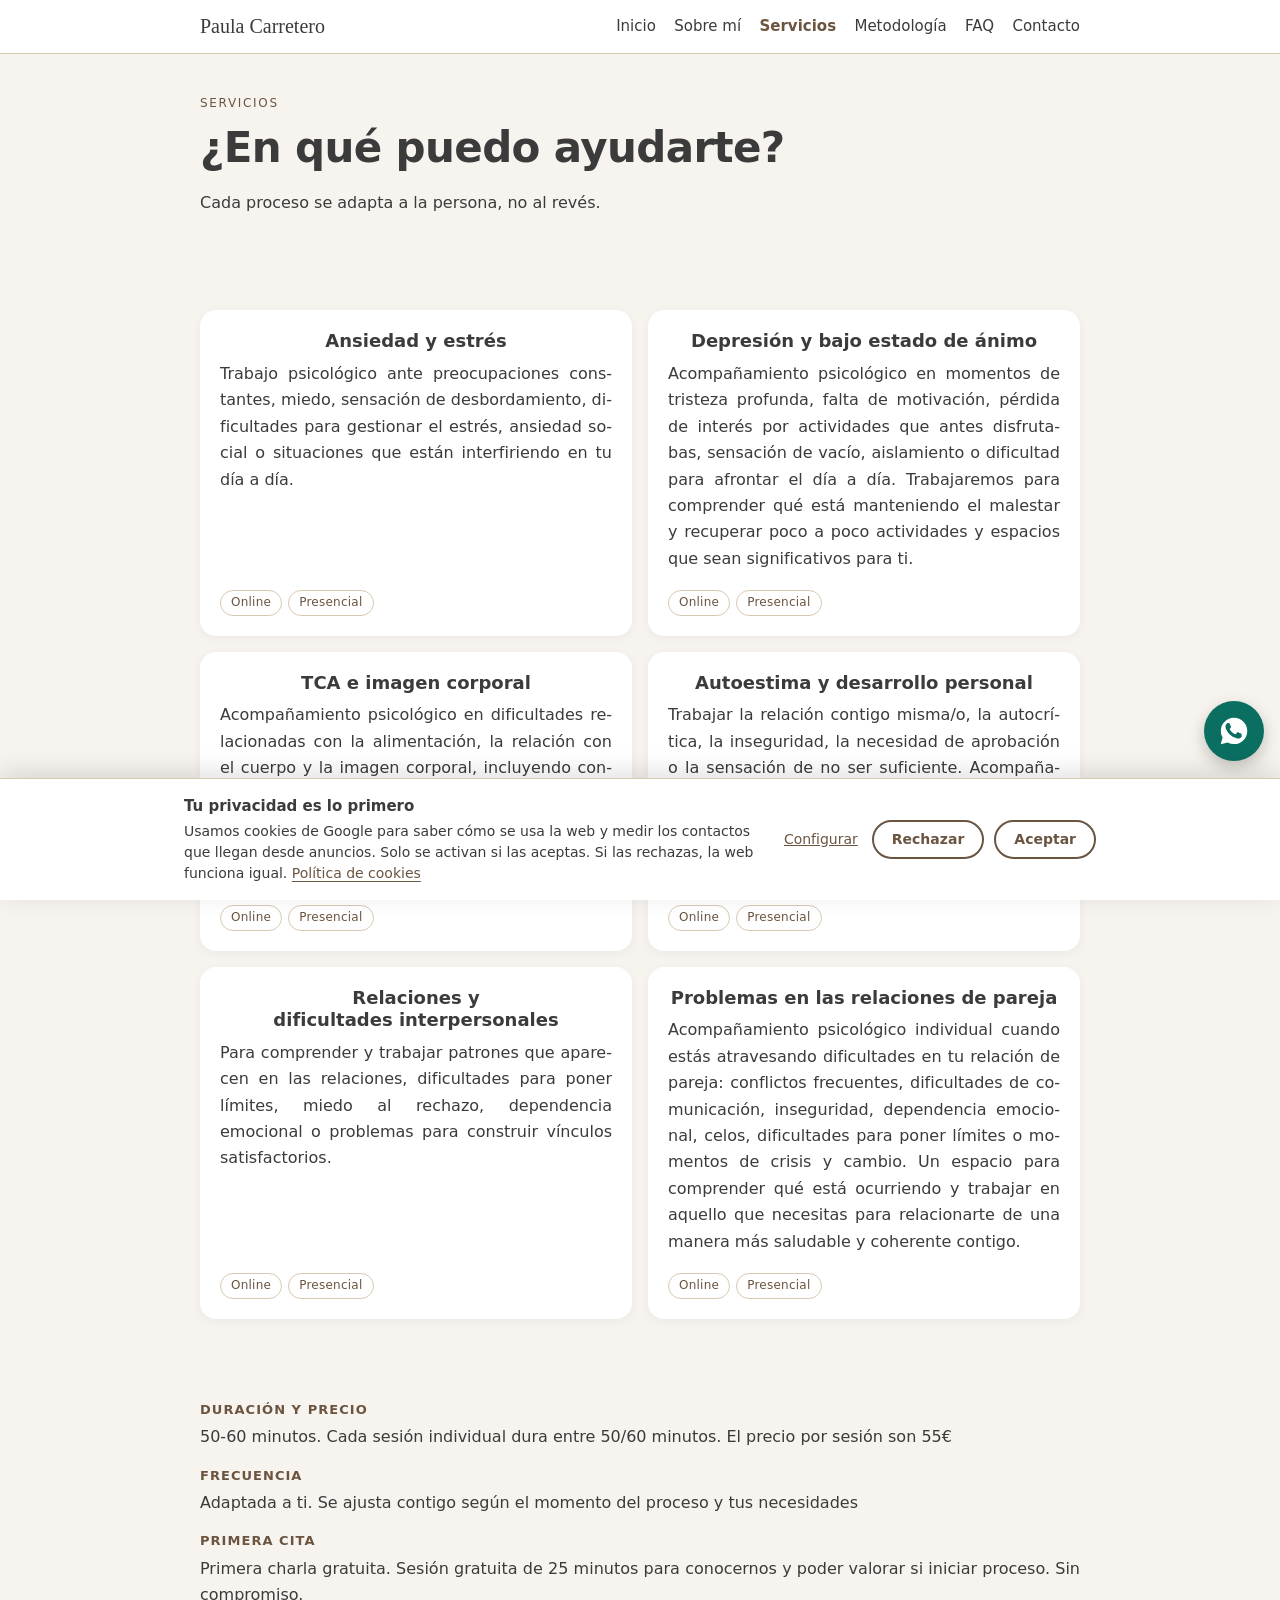
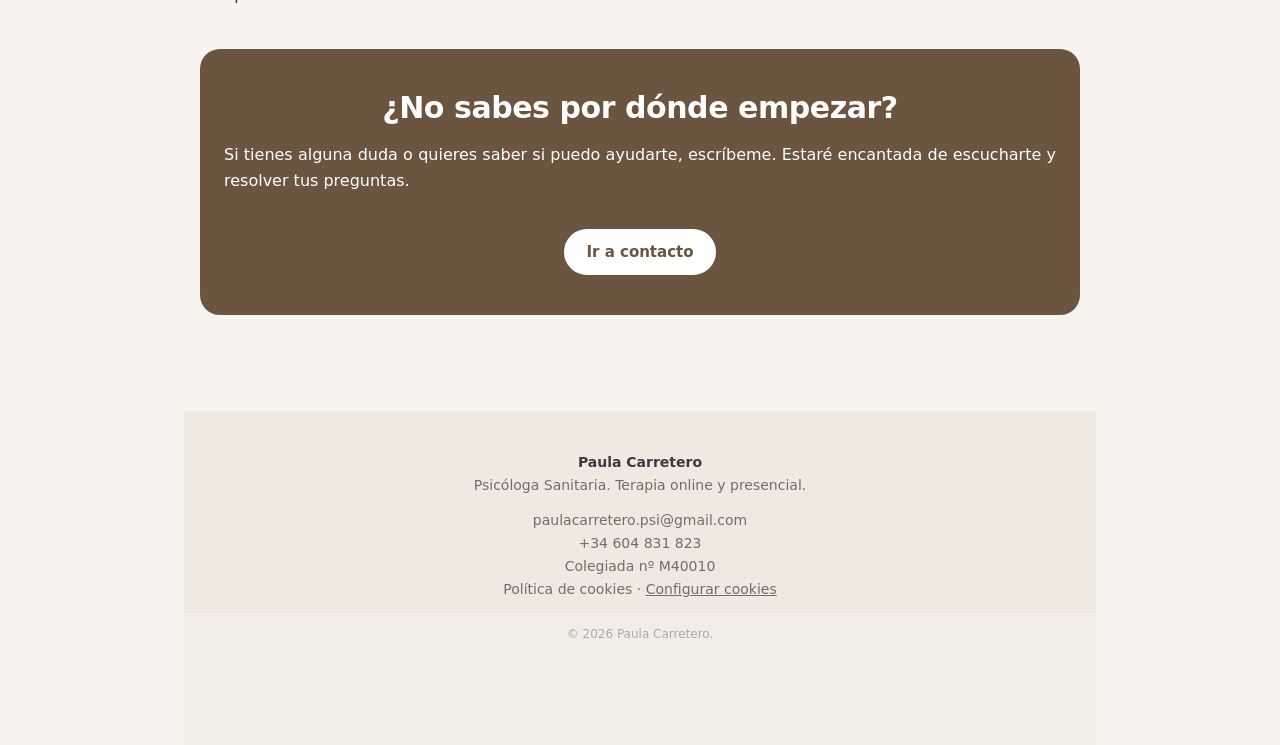
<file: servicios.html>
<!DOCTYPE html>
<html lang="es">
<head>
  <meta charset="utf-8">
  <meta name="viewport" content="width=device-width, initial-scale=1">
  <title>Servicios · Paula Carretero</title>
  <meta name="description" content="Ansiedad, pareja, duelo, autoestima y terapia individual, TCA, conducta alimentaria. Sesiones online o presenciales. Primera sesión gratuita">
  <link rel="stylesheet" href="css/classical.css?v=f2ab9af2">
  <link rel="stylesheet" href="css/site.css?v=6360b220">
  <link rel="stylesheet" href="css/theme.css?v=5d425c0d">
  <link rel="stylesheet" href="css/aspecto.css?v=3083e4b5">
  <link rel="stylesheet" href="css/cookies.css?v=0b5bde35">
</head>
<body>

<header class="site-header">
  <nav class="nav" aria-label="Principal">
    <a class="nav-brand" href="index.html">Paula Carretero</a>
    <button class="btn btn-icon nav-toggle" type="button" aria-label="Menú" aria-expanded="false"><svg class="icon" width="18" height="18" viewBox="0 0 24 24" fill="none" stroke="currentColor" stroke-width="2" stroke-linecap="round" stroke-linejoin="round" aria-hidden="true"><path d="M4 6h16"/><path d="M4 12h16"/><path d="M4 18h16"/></svg></button>
    <a href="index.html">Inicio</a>
    <a href="sobre-mi.html">Sobre mí</a>
    <a href="servicios.html" aria-current="page">Servicios</a>
    <a href="metodologia.html">Metodología</a>
    <a href="faq.html">FAQ</a>
    <a href="contacto.html">Contacto</a>
  </nav>
</header>

<main>

<section class="wrap page-head" data-titulos="izquierda" data-texto="justificado">
    <span class="kicker">Servicios</span>
    <h1 class="page-title" style="max-width:20ch">¿En qué puedo ayudarte?</h1>
    <p class="lead">Cada pro­ce­so se adap­ta a la per­so­na, no al re­vés.</p>
</section>

<section class="wrap section" data-titulos="centro" data-texto="justificado">
  
  <div class="grid grid-260">
    <div class="card">
      
      <div class="card-title">Ansiedad y estrés</div>
      <p class="card-body">Tra­ba­jo psi­co­ló­gi­co ante pre­o­cu­pa­cio­nes cons­tan­tes, mie­do, sen­sa­ción de des­bor­da­mien­to, di­fi­cul­ta­des para ges­tio­nar el es­trés, an­sie­dad so­cial o si­tua­cio­nes que es­tán in­ter­fi­rien­do en tu día a día.</p>
      <div class="card-meta"><span class="tag tag-accent">Online</span> <span class="tag tag-outline">Presencial</span></div>
      
    </div>
    <div class="card">
      
      <div class="card-title">Depresión y bajo estado de ánimo</div>
      <p class="card-body">Acom­pa­ña­mien­to psi­co­ló­gi­co en mo­men­tos de tris­te­za pro­fun­da, fal­ta de mo­ti­va­ción, pér­di­da de in­te­rés por ac­ti­vi­da­des que an­tes dis­fru­ta­bas, sen­sa­ción de va­cío, ais­la­mien­to o di­fi­cul­tad para afron­tar el día a día. Tra­ba­ja­re­mos para com­pren­der qué está man­te­nien­do el ma­les­tar y re­cu­pe­rar poco a poco ac­ti­vi­da­des y es­pa­cios que sean sig­ni­fi­ca­ti­vos para ti.</p>
      <div class="card-meta"><span class="tag tag-accent">Online</span> <span class="tag tag-outline">Presencial</span></div>
      
    </div>
    <div class="card">
      
      <div class="card-title">TCA e imagen corporal </div>
      <p class="card-body">Acom­pa­ña­mien­to psi­co­ló­gi­co en di­fi­cul­ta­des re­la­cio­na­das con la ali­men­ta­ción, la re­la­ción con el cuer­po y la ima­gen cor­po­ral, in­clu­yen­do con­duc­tas res­tric­ti­vas, pre­o­cu­pa­ción por el peso o la fi­gu­ra, cul­pa al co­mer y di­fi­cul­ta­des para re­la­cio­nar­se con la co­mi­da des­de un lu­gar más fle­xi­ble.</p>
      <div class="card-meta"><span class="tag tag-accent">Online</span> <span class="tag tag-outline">Presencial</span></div>
      
    </div>
    <div class="card">
      
      <div class="card-title">Autoestima y desarrollo personal</div>
      <p class="card-body">Tra­ba­jar la re­la­ción con­ti­go misma/o, la au­to­crí­ti­ca, la in­se­gu­ri­dad, la ne­ce­si­dad de apro­ba­ción o la sen­sa­ción de no ser su­fi­cien­te. Acom­pa­ña­mien­to en rup­tu­ras, cam­bios im­por­tan­tes, toma de de­ci­sio­nes, pér­di­das o eta­pas en las que sien­tes que ne­ce­si­tas pa­rar, com­pren­der qué está pa­san­do y en­con­trar una nue­va di­rec­ción.</p>
      <div class="card-meta"><span class="tag tag-accent">Online</span> <span class="tag tag-outline">Presencial</span></div>
      
    </div>
    <div class="card">
      
      <div class="card-title">Relaciones y dificultades interpersonales</div>
      <p class="card-body">Para com­pren­der y tra­ba­jar pa­tro­nes que apa­re­cen en las re­la­cio­nes, di­fi­cul­ta­des para po­ner lí­mi­tes, mie­do al re­cha­zo, de­pen­den­cia emo­cio­nal o pro­ble­mas para cons­truir vín­cu­los sa­tis­fac­to­rios.</p>
      <div class="card-meta"><span class="tag tag-accent">Online</span> <span class="tag tag-outline">Presencial</span></div>
      
    </div>
    <div class="card">
      
      <div class="card-title">Problemas en las relaciones de pareja</div>
      <p class="card-body">Acom­pa­ña­mien­to psi­co­ló­gi­co in­di­vi­dual cuan­do es­tás atra­ve­san­do di­fi­cul­ta­des en tu re­la­ción de pareja: con­flic­tos fre­cuen­tes, di­fi­cul­ta­des de co­mu­ni­ca­ción, in­se­gu­ri­dad, de­pen­den­cia emo­cio­nal, ce­los, di­fi­cul­ta­des para po­ner lí­mi­tes o mo­men­tos de cri­sis y cam­bio. Un es­pa­cio para com­pren­der qué está ocu­rrien­do y tra­ba­jar en aque­llo que ne­ce­si­tas para re­la­cio­nar­te de una ma­ne­ra más sa­lu­da­ble y co­he­ren­te con­ti­go.</p>
      <div class="card-meta"><span class="tag tag-accent">Online</span> <span class="tag tag-outline">Presencial</span></div>
      
    </div>
  </div>
  
</section>

<section class="wrap section seccion-lista" data-titulos="centro" data-texto="justificado">
  
  <dl class="lista-datos">
    <dt>Duración y precio</dt><dd><p>50-60 minutos. Cada se­sión in­di­vi­dual dura en­tre 50/60 mi­nu­tos. El pre­cio por se­sión son 55€</p></dd>
    <dt>Frecuencia</dt><dd><p>Adaptada a ti. Se ajus­ta con­ti­go se­gún el mo­men­to del pro­ce­so y tus ne­ce­si­da­des</p></dd>
    <dt>Primera cita</dt><dd><p>Primera charla gratuita. Se­sión gra­tui­ta de 25 mi­nu­tos para co­no­cer­nos y po­der va­lo­rar si ini­ciar pro­ce­so. Sin com­pro­mi­so.</p></dd>
  </dl>
  
</section>

<section class="wrap section-last" data-titulos="centro" data-texto="justificado">
  <div class="cta">
    <h3>¿No sabes por dónde empezar?</h3>
    <p class="text">Si tie­nes al­gu­na duda o quie­res sa­ber si pue­do ayu­dar­te, es­crí­be­me. Es­ta­ré en­can­ta­da de es­cu­char­te y re­sol­ver tus pre­gun­tas.</p>
    <a class="btn btn-primary" href="contacto.html">Ir a contacto</a>
  </div>
</section>

</main>

<footer class="wrap site-footer">
  <div>
    <p class="footer-brand">Paula Carretero</p>
    <p class="footer-tag">Psicóloga Sanitaria. Terapia online y presencial.</p>
  </div>
  <div class="footer-contact">
    <a href="mailto:paulacarretero.psi@gmail.com">paulacarretero.psi@gmail.com</a>
    <a href="tel:+34604831823">+34 604 831 823</a>
    <span>Colegiada nº M40010</span>
    <span><a href="politica-cookies.html">Política de cookies</a> · <button class="cookies-abrir" type="button" data-cookies-abrir>Configurar cookies</button></span>
  </div>
</footer>
<p class="wrap footer-legal">© 2026 Paula Carretero.</p>

<div class="wa-flotante" data-wa-flotante>
  <div class="wa-chat" id="wa-chat" role="dialog" aria-label="Contacto por WhatsApp" aria-hidden="true">
    <div class="wa-cabecera">
      <strong>WhatsApp</strong>
      <button class="wa-cerrar" type="button" aria-label="Cerrar">×</button>
    </div>
    <div class="wa-cuerpo">
      <div class="wa-burbuja">Hola 😊<br>Si tienes alguna duda sobre la terapia o la valoración gratuita, puedes escribirme cuando quieras.</div>
      <a class="wa-enlace" href="https://wa.me/34604831823?text=Hola%2C%20quer%C3%ADa%20informaci%C3%B3n%20sobre%20la%20terapia." target="_blank" rel="noopener">Hablar por WhatsApp</a>
    </div>
  </div>
  <button class="wa-boton" type="button" aria-label="Abrir WhatsApp" aria-expanded="false" aria-controls="wa-chat"><svg viewBox="0 0 24 24" width="32" height="32" aria-hidden="true"><path fill="currentColor" d="M12.04 2C6.58 2 2.13 6.45 2.13 11.91c0 1.75.46 3.45 1.32 4.95L2 22l5.25-1.38a9.9 9.9 0 0 0 4.79 1.22h.01c5.46 0 9.91-4.45 9.91-9.91C21.96 6.45 17.5 2 12.04 2zm5.8 14.13c-.25.7-1.45 1.34-2 1.42-.53.08-1.2.11-1.94-.12-.45-.14-1.02-.33-1.76-.65-3.1-1.34-5.12-4.47-5.27-4.68-.15-.21-1.26-1.68-1.26-3.2s.8-2.27 1.08-2.58c.28-.31.61-.39.82-.39.2 0 .41 0 .59.01.19.01.44-.07.69.53.25.6.85 2.08.93 2.23.08.15.13.33.03.53-.1.2-.15.33-.3.5-.15.18-.31.39-.45.53-.15.15-.3.31-.13.61.17.3.75 1.24 1.61 2 1.1.98 2.03 1.29 2.33 1.43.3.15.47.13.65-.08.18-.2.75-.87.95-1.17.2-.3.4-.25.68-.15.28.1 1.77.84 2.07.99.3.15.5.23.57.36.08.13.08.74-.17 1.44z"/></svg></button>
</div>

<script src="js/cookies.js?v=56afb32c" data-contenedor="GTM-KCXTXZ9F" data-politica="politica-cookies.html" data-medicion="G-C3S8XLPG2M"></script>
<script src="js/site.js?v=93447126"></script>
</body>
</html>
</file>
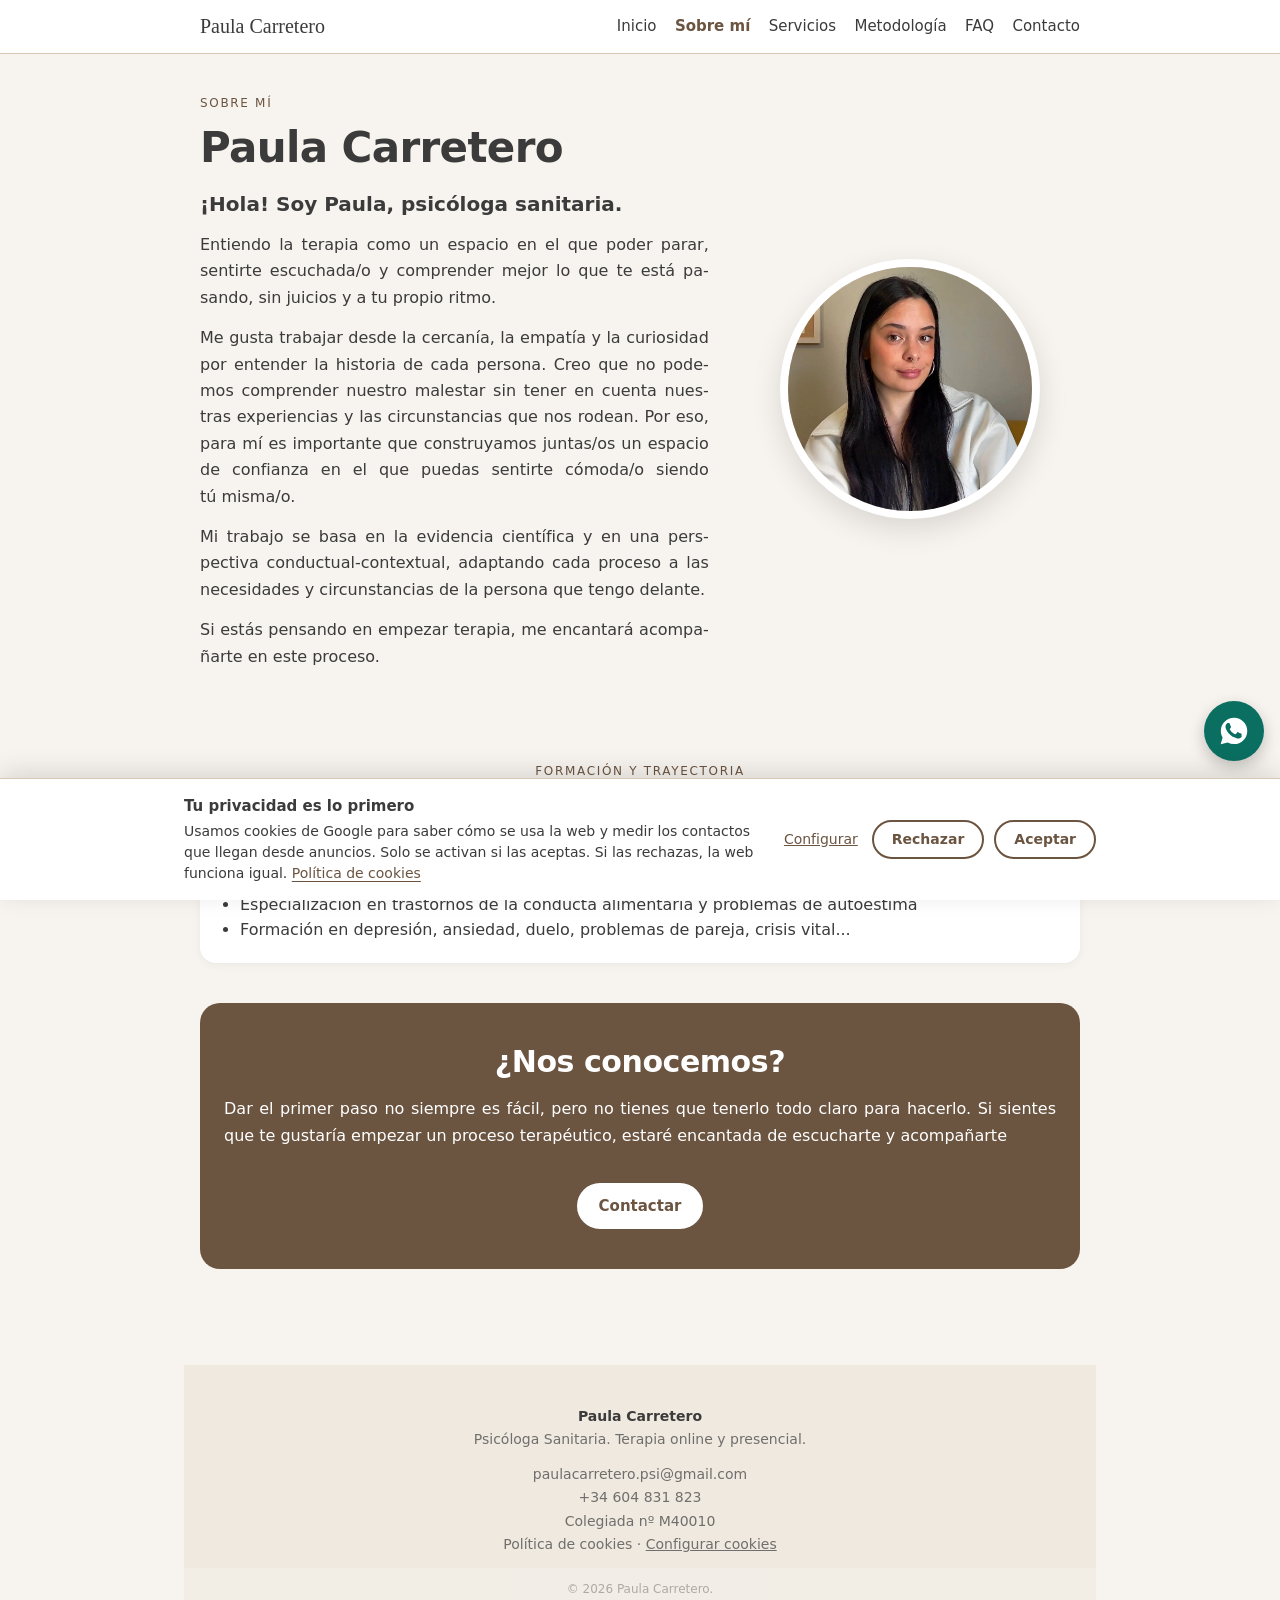
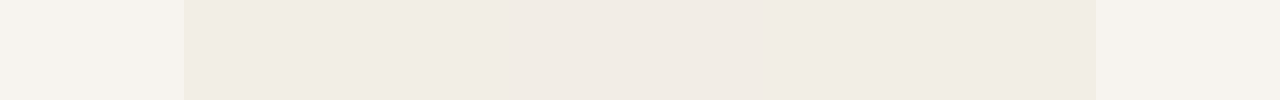
<file: sobre-mi.html>
<!DOCTYPE html>
<html lang="es">
<head>
  <meta charset="utf-8">
  <meta name="viewport" content="width=device-width, initial-scale=1">
  <title>Sobre mí · Paula Carretero, psicóloga clínica</title>
  <meta name="description" content="Psicóloga clínica con más de 10 años de experiencia en terapia individual y de pareja.">
  <link rel="stylesheet" href="css/classical.css?v=f2ab9af2">
  <link rel="stylesheet" href="css/site.css?v=6360b220">
  <link rel="stylesheet" href="css/theme.css?v=5d425c0d">
  <link rel="stylesheet" href="css/aspecto.css?v=3083e4b5">
  <link rel="stylesheet" href="css/cookies.css?v=0b5bde35">
</head>
<body>

<header class="site-header">
  <nav class="nav" aria-label="Principal">
    <a class="nav-brand" href="index.html">Paula Carretero</a>
    <button class="btn btn-icon nav-toggle" type="button" aria-label="Menú" aria-expanded="false"><svg class="icon" width="18" height="18" viewBox="0 0 24 24" fill="none" stroke="currentColor" stroke-width="2" stroke-linecap="round" stroke-linejoin="round" aria-hidden="true"><path d="M4 6h16"/><path d="M4 12h16"/><path d="M4 18h16"/></svg></button>
    <a href="index.html">Inicio</a>
    <a href="sobre-mi.html" aria-current="page">Sobre mí</a>
    <a href="servicios.html">Servicios</a>
    <a href="metodologia.html">Metodología</a>
    <a href="faq.html">FAQ</a>
    <a href="contacto.html">Contacto</a>
  </nav>
</header>

<main>

<section class="wrap page-head retrato" data-titulos="izquierda" data-texto="justificado">
  <div class="split split-portrait">
    <div>
      <span class="kicker">Sobre mí</span>
      <h1 class="page-title">Paula Carretero</h1>
      <p class="lead" style="max-width:52ch">¡Hola! Soy Pau­la, psi­có­lo­ga sa­ni­ta­ria.</p>
<p class="lead" style="max-width:52ch">En­tien­do la te­ra­pia como un es­pa­cio en el que po­der pa­rar, sen­tir­te escuchada/o y com­pren­der me­jor lo que te está pa­san­do, sin jui­cios y a tu pro­pio rit­mo.</p>
<p class="lead" style="max-width:52ch">Me gus­ta tra­ba­jar des­de la cer­ca­nía, la em­pa­tía y la cu­rio­si­dad por en­ten­der la his­to­ria de cada per­so­na. Creo que no po­de­mos com­pren­der nues­tro ma­les­tar sin te­ner en cuen­ta nues­tras ex­pe­rien­cias y las cir­cuns­tan­cias que nos ro­de­an. Por eso, para mí es im­por­tan­te que cons­tru­ya­mos juntas/os un es­pa­cio de con­fian­za en el que pue­das sen­tir­te cómoda/o sien­do tú misma/o.</p>
<p class="lead" style="max-width:52ch">Mi tra­ba­jo se basa en la evi­den­cia cien­tí­fi­ca y en una pers­pec­ti­va con­duc­tual-con­tex­tual, adap­tan­do cada pro­ce­so a las ne­ce­si­da­des y cir­cuns­tan­cias de la per­so­na que ten­go de­lan­te.</p>
<p class="lead" style="max-width:52ch">Si es­tás pen­san­do en em­pe­zar te­ra­pia, me en­can­ta­rá acom­pa­ñar­te en este pro­ce­so.</p>
      
    </div>
    <div class="plate ratio-3-4"><img src="img/img-20261014151357-8c1879.webp" alt="Paula Carretero"></div>
  </div>
</section>

<section class="wrap section" data-titulos="centro" data-texto="justificado">
  <h2 class="lista-titulo">Formación y trayectoria</h2>
  <ul class="checklist">
    <li><svg class="" width="20" height="20" viewBox="0 0 24 24" fill="none" stroke="currentColor" stroke-width="2" stroke-linecap="round" stroke-linejoin="round" aria-hidden="true"><path d="M20 6 9 17l-5-5"/></svg>Grado en Psicología — Universidad Complutense de Madrid</li>
    <li><svg class="" width="20" height="20" viewBox="0 0 24 24" fill="none" stroke="currentColor" stroke-width="2" stroke-linecap="round" stroke-linejoin="round" aria-hidden="true"><path d="M20 6 9 17l-5-5"/></svg>Máster en Psicología General Sanitaria</li>
    <li><svg class="" width="20" height="20" viewBox="0 0 24 24" fill="none" stroke="currentColor" stroke-width="2" stroke-linecap="round" stroke-linejoin="round" aria-hidden="true"><path d="M20 6 9 17l-5-5"/></svg>Especialización en Terapias Contextuales</li>
    <li><svg class="" width="20" height="20" viewBox="0 0 24 24" fill="none" stroke="currentColor" stroke-width="2" stroke-linecap="round" stroke-linejoin="round" aria-hidden="true"><path d="M20 6 9 17l-5-5"/></svg>Especialización en trastornos de la conducta alimentaria y problemas de autoestima</li>
    <li><svg class="" width="20" height="20" viewBox="0 0 24 24" fill="none" stroke="currentColor" stroke-width="2" stroke-linecap="round" stroke-linejoin="round" aria-hidden="true"><path d="M20 6 9 17l-5-5"/></svg>Formación en depresión, ansiedad, duelo, problemas de pareja, crisis vital...</li>
  </ul>
</section>

<section class="wrap section-last" data-titulos="centro" data-texto="justificado">
  <div class="cta">
    <h3>¿Nos conocemos? </h3>
    <p class="text">Dar el pri­mer paso no siem­pre es fá­cil, pero no tie­nes que te­ner­lo todo cla­ro para ha­cer­lo. Si sien­tes que te gus­ta­ría em­pe­zar un pro­ce­so te­ra­péu­ti­co, es­ta­ré en­can­ta­da de es­cu­char­te y acom­pa­ñar­te</p>
    <a class="btn btn-primary" href="contacto.html">Contactar</a>
  </div>
</section>

</main>

<footer class="wrap site-footer">
  <div>
    <p class="footer-brand">Paula Carretero</p>
    <p class="footer-tag">Psicóloga Sanitaria. Terapia online y presencial.</p>
  </div>
  <div class="footer-contact">
    <a href="mailto:paulacarretero.psi@gmail.com">paulacarretero.psi@gmail.com</a>
    <a href="tel:+34604831823">+34 604 831 823</a>
    <span>Colegiada nº M40010</span>
    <span><a href="politica-cookies.html">Política de cookies</a> · <button class="cookies-abrir" type="button" data-cookies-abrir>Configurar cookies</button></span>
  </div>
</footer>
<p class="wrap footer-legal">© 2026 Paula Carretero.</p>

<div class="wa-flotante" data-wa-flotante>
  <div class="wa-chat" id="wa-chat" role="dialog" aria-label="Contacto por WhatsApp" aria-hidden="true">
    <div class="wa-cabecera">
      <strong>WhatsApp</strong>
      <button class="wa-cerrar" type="button" aria-label="Cerrar">×</button>
    </div>
    <div class="wa-cuerpo">
      <div class="wa-burbuja">Hola 😊<br>Si tienes alguna duda sobre la terapia o la valoración gratuita, puedes escribirme cuando quieras.</div>
      <a class="wa-enlace" href="https://wa.me/34604831823?text=Hola%2C%20quer%C3%ADa%20informaci%C3%B3n%20sobre%20la%20terapia." target="_blank" rel="noopener">Hablar por WhatsApp</a>
    </div>
  </div>
  <button class="wa-boton" type="button" aria-label="Abrir WhatsApp" aria-expanded="false" aria-controls="wa-chat"><svg viewBox="0 0 24 24" width="32" height="32" aria-hidden="true"><path fill="currentColor" d="M12.04 2C6.58 2 2.13 6.45 2.13 11.91c0 1.75.46 3.45 1.32 4.95L2 22l5.25-1.38a9.9 9.9 0 0 0 4.79 1.22h.01c5.46 0 9.91-4.45 9.91-9.91C21.96 6.45 17.5 2 12.04 2zm5.8 14.13c-.25.7-1.45 1.34-2 1.42-.53.08-1.2.11-1.94-.12-.45-.14-1.02-.33-1.76-.65-3.1-1.34-5.12-4.47-5.27-4.68-.15-.21-1.26-1.68-1.26-3.2s.8-2.27 1.08-2.58c.28-.31.61-.39.82-.39.2 0 .41 0 .59.01.19.01.44-.07.69.53.25.6.85 2.08.93 2.23.08.15.13.33.03.53-.1.2-.15.33-.3.5-.15.18-.31.39-.45.53-.15.15-.3.31-.13.61.17.3.75 1.24 1.61 2 1.1.98 2.03 1.29 2.33 1.43.3.15.47.13.65-.08.18-.2.75-.87.95-1.17.2-.3.4-.25.68-.15.28.1 1.77.84 2.07.99.3.15.5.23.57.36.08.13.08.74-.17 1.44z"/></svg></button>
</div>

<script src="js/cookies.js?v=56afb32c" data-contenedor="GTM-KCXTXZ9F" data-politica="politica-cookies.html" data-medicion="G-C3S8XLPG2M"></script>
<script src="js/site.js?v=93447126"></script>
</body>
</html>
</file>
<file: css/classical.css>
/* Classical — design-system tokens and component classes. This file is the source of truth for the system's look; retune it here and see readme.md. */

:root {
  --color-bg: #f3f2f2;
  --color-surface: #eae9e9;
  --color-text: #201f1d;
  --color-accent: #b68235;
  --color-accent-2: #ac803e;
  --color-divider: color-mix(in srgb, #201f1d 16%, transparent);

  /* Tonal ramps — generated in OKLCH on one shared lightness scale, so the
     same step of any role matches the others in visual value. */
  --color-neutral-100: #f8f4f4;
  --color-neutral-200: #eae7e7;
  --color-neutral-300: #d7d3d3;
  --color-neutral-400: #bab6b6;
  --color-neutral-500: #9b9797;
  --color-neutral-600: #7d7979;
  --color-neutral-700: #605d5d;
  --color-neutral-800: #444141;
  --color-neutral-900: #2d2b2b;

  --color-accent-100: #fff3e4;
  --color-accent-200: #ffe3bf;
  --color-accent-300: #facb8d;
  --color-accent-400: #e1ad66;
  --color-accent-500: #c28d41;
  --color-accent-600: #a06f24;
  --color-accent-700: #7d5411;
  --color-accent-800: #5a3b0a;
  --color-accent-900: #3a270d;

  --color-accent-2-100: #fff3e4;
  --color-accent-2-200: #ffe3be;
  --color-accent-2-300: #f5cd96;
  --color-accent-2-400: #dbaf70;
  --color-accent-2-500: #bc8f4e;
  --color-accent-2-600: #9b7232;
  --color-accent-2-700: #79561f;
  --color-accent-2-800: #573d14;
  --color-accent-2-900: #382810;

  --font-heading: "Cormorant Garamond", system-ui, sans-serif;
  --font-heading-weight: 600; /* review round 3: bold retired — semibold is the
     interface headings' ceiling (they need the weight at small sizes); display
     text goes lighter still, to the normal cut (see the deck) */
  --font-body: "Lora", system-ui, sans-serif;

  --space-1: 4.6px;
  --space-2: 9.2px;
  --space-3: 13.8px;
  --space-4: 18.4px;
  --space-6: 27.6px;
  --space-8: 36.8px;

  --radius-sm: 2px;
  --radius-md: 4px;
  --radius-lg: 7px;

  /* Elevation — derived from the ground: soft ink-tinted shadows on a
     light theme, a hairline edge + ambient darkness on a dark one. */
  --shadow-sm: 0 1px 2px color-mix(in srgb, #2d2b2b 14%, transparent);
  --shadow-md: 0 3px 10px color-mix(in srgb, #2d2b2b 16%, transparent);
  --shadow-lg: 0 12px 32px color-mix(in srgb, #2d2b2b 22%, transparent);
}

body {
  background: var(--color-bg);
  color: var(--color-text);
  font-family: var(--font-body);
}
h1, h2, h3, h4 { font-family: var(--font-heading); font-weight: var(--font-heading-weight); }

.plate{filter:sepia(0.22) saturate(0.82) contrast(1.05);box-sizing:border-box;
  border:6px solid var(--color-surface);outline:1px solid var(--color-divider)}

/* ══════════════════════════════════════════════════════════════════════════
   Components — built with the tokens above. Plain CSS
   on plain HTML: no JavaScript, no build step. Each class is documented in
   readme.md and demonstrated in foundations/ and components/.
   ══════════════════════════════════════════════════════════════════════ */

*, *::before, *::after { box-sizing: border-box; }
body { margin: 0; font-size: 15px; line-height: 1.55; font-weight: 400; }
h1, h2, h3, h4, h5, h6 {
  font-family: var(--font-heading); font-weight: var(--font-heading-weight);
  line-height: 1.12; letter-spacing: -0.015em; margin: 0 0 var(--space-2);
}
h1 { font-size: 42px; }
h2 { font-size: 32px; }
h3 { font-size: 25px; }
h4 { font-size: 20px; }
h5 { font-size: 16px; }
h6 { font-size: 13px; }
h6 { letter-spacing: 0.08em; text-transform: uppercase; }
p { margin: 0 0 var(--space-3); }
a { color: var(--color-accent); text-underline-offset: 3px; }
img { display: block; max-width: 100%; }
figure { margin: 0; }
figcaption {
  font-size: 11px; margin-top: var(--space-1);
  color: color-mix(in srgb, var(--color-text) 55%, transparent);
}
.text-muted { color: color-mix(in srgb, var(--color-text) 55%, transparent); }
:focus { outline: none; }
:focus-visible { outline: 2px solid var(--color-accent); outline-offset: 2px; }
::selection { background: color-mix(in srgb, var(--color-accent) 30%, transparent); }

/* — rules — */
.hr {
  height: 1px; border: 0; margin: var(--space-4) 0;
  background: var(--color-divider);
}

/* — buttons — */
.btn {
  display: inline-flex; align-items: center; justify-content: center; gap: 6px;
  cursor: pointer; text-decoration: none;
  font-family: var(--font-heading); font-weight: var(--font-heading-weight);
  font-size: 14px; line-height: 1.2; color: var(--color-text); /* matches the .input's 14px —
     the pair sits side by side in sign-up rows */
  background: transparent; border: 1px solid transparent;
  padding: var(--space-2) calc(var(--space-3) * 1.2);
  border-radius: var(--radius-md);
}
.btn svg { display: block; }
.btn:disabled { opacity: 0.45; cursor: not-allowed; }
.btn-primary { color: var(--color-accent); border-color: var(--color-accent); }
.btn-primary:hover { background: color-mix(in srgb, var(--color-accent) 12%, transparent); }
.btn-primary:active { background: color-mix(in srgb, var(--color-accent) 22%, transparent); }
.btn-secondary { border-color: var(--color-divider); }
.btn-secondary:hover { background: color-mix(in srgb, var(--color-text) 7%, transparent); }
.btn-secondary:active { background: color-mix(in srgb, var(--color-text) 14%, transparent); }
.btn-ghost { color: var(--color-accent); padding-inline: var(--space-1); }
.btn-ghost:hover { background: color-mix(in srgb, var(--color-accent) 10%, transparent); }
.btn-ghost:active { background: color-mix(in srgb, var(--color-accent) 18%, transparent); }
.btn-icon { width: 36px; height: 36px; padding: 0; }
.btn-block { width: 100%; margin-top: var(--space-2); }

/* — forms — */
.field > label {
  display: block; font-size: 12px; margin-bottom: 5px;
  color: color-mix(in srgb, var(--color-text) 70%, transparent);
}
.input {
  width: 100%; min-height: 36px; padding: 6px 10px; font: inherit;
  font-size: 14px; color: var(--color-text); caret-color: var(--color-accent);
  background: transparent;
  border: 1px solid var(--color-divider); border-radius: var(--radius-md);
}
.input:hover { border-color: color-mix(in srgb, var(--color-text) 45%, transparent); }
.input:focus-visible { border-color: var(--color-accent); outline-offset: 0; }
textarea.input { min-height: 90px; resize: vertical; }
.radio { display: inline-flex; align-items: center; gap: 8px; cursor: pointer; font-size: 14px; }
.radio input, .seg-opt input {
  position: absolute; opacity: 0; width: 0; height: 0; pointer-events: none;
}
.radio .dot {
  width: 16px; height: 16px; flex: none; border-radius: 50%;
  border: 1.5px solid var(--color-divider);
}
.radio:hover .dot { border-color: var(--color-accent); }
.radio input:checked + .dot {
  border-color: var(--color-accent); background: var(--color-accent);
  box-shadow: inset 0 0 0 4px var(--color-bg);
}
.radio input:focus-visible + .dot { outline: 2px solid var(--color-accent); outline-offset: 2px; }
.seg {
  display: inline-flex; overflow: hidden;
  border: 1px solid var(--color-divider); border-radius: var(--radius-md);
}
.seg-opt {
  display: inline-flex; align-items: center; gap: 6px;
  padding: 7px 12px; font-size: 13px; cursor: pointer;
}
.seg-opt + .seg-opt { border-left: 1px solid var(--color-divider); }
.seg-opt:has(input:checked) { color: var(--color-accent); box-shadow: inset 0 0 0 1px var(--color-accent); }
.seg-opt:not(:has(input:checked)):hover { background: color-mix(in srgb, var(--color-text) 7%, transparent); }
.seg-opt:has(input:focus-visible) { outline: 2px solid var(--color-accent); outline-offset: -2px; }

/* — cards — */
.card {
  display: flex; flex-direction: column; gap: var(--space-2);
  padding: var(--space-3); border-radius: var(--radius-md); background: transparent; border: 1px solid var(--color-divider);
}
.card-kicker { font-size: 10px; letter-spacing: 0.1em; text-transform: uppercase; color: var(--color-accent); }
.card-title {
  font-family: var(--font-heading); font-weight: var(--font-heading-weight);
  font-size: 17px; line-height: 1.2;
}
.card-body { margin: 0; font-size: 13px; opacity: 0.8; flex: 1; }
.card-meta {
  display: flex; align-items: center; gap: 6px; font-size: 11px;
  color: color-mix(in srgb, var(--color-text) 50%, transparent);
}
.elev-sm { box-shadow: var(--shadow-sm); }
.elev-md { box-shadow: var(--shadow-md); }
.elev-lg { box-shadow: var(--shadow-lg); }

/* — tags — */
.tag {
  display: inline-flex; align-items: center; font-size: 11px;
  letter-spacing: 0.02em; padding: 3px 10px;
  border-radius: calc(var(--radius-md) * 0.75);
}
.tag-accent { background: var(--color-accent-100); color: var(--color-accent-800); }
.tag-accent-2 { background: var(--color-accent-2-100); color: var(--color-accent-2-800); }
.tag-neutral { background: var(--color-neutral-100); color: var(--color-neutral-800); }
.tag-outline { border: 1px solid var(--color-accent); color: var(--color-accent); }

/* — navigation — */
.nav {
  display: flex; align-items: center; gap: var(--space-4);
  padding: var(--space-3) var(--space-4);
  border-bottom: 1px solid var(--color-divider);
}
.nav-brand {
  font-family: var(--font-heading); font-weight: var(--font-heading-weight);
  font-size: 18px; margin-right: auto;
}
.nav a { color: inherit; text-decoration: none; font-size: 14px; }
.nav a:hover, .nav a[aria-current='page'] { color: var(--color-accent); }

/* — tables — */
.table { width: 100%; border-collapse: collapse; font-size: 14px; }
.table th {
  text-align: left; font-size: 11px; letter-spacing: 0.08em; text-transform: uppercase;
  color: color-mix(in srgb, var(--color-text) 60%, transparent);
  padding: var(--space-2); border-bottom: 1px solid var(--color-divider);
}
.table td {
  padding: var(--space-2);
  border-bottom: 1px solid var(--color-divider);
}
.table tbody tr:hover { background: color-mix(in srgb, var(--color-text) 4%, transparent); }

/* — dialog — */
.dialog-backdrop {
  position: fixed; inset: 0; display: grid; place-items: center;
  padding: var(--space-4);
  background: color-mix(in srgb, var(--color-neutral-900) 50%, transparent);
}
.dialog {
  width: min(440px, 100%); display: flex; flex-direction: column; gap: var(--space-3);
  padding: var(--space-4); border-radius: var(--radius-lg);
  background: var(--color-surface); box-shadow: var(--shadow-lg); border: 1px solid var(--color-divider);
}
.dialog-title {
  font-family: var(--font-heading); font-weight: var(--font-heading-weight);
  font-size: 20px;
}
.dialog-body { font-size: 14px; opacity: 0.85; }
.dialog-actions { display: flex; justify-content: flex-end; gap: var(--space-2); margin-top: var(--space-2); }
</file>
<file: css/site.css>
/* ==========================================================================
   site.css — estilos propios del sitio (encima de classical.css, que NO se toca)
   Todo sale de las variables del sistema de diseño: var(--color-*), var(--space-*), etc.
   ========================================================================== */

body { margin: 0; background: var(--color-bg); color: var(--color-text); font-family: var(--font-body); text-wrap: pretty; }
a { color: var(--color-accent); }
a:hover { color: var(--color-accent-600); }
img { max-width: 100%; display: block; }

/* Contenedor centrado: todas las secciones lo usan */
.wrap { max-width: var(--ancho-maximo, 1200px); margin: 0 auto; padding-inline: clamp(20px, 5vw, 64px); }
.wrap-narrow { max-width: 820px; }

/* --- Cabecera / navegación ------------------------------------------- */
.site-header { position: sticky; top: 0; z-index: 10; background: color-mix(in srgb, var(--color-bg) 92%, transparent); backdrop-filter: blur(8px); border-bottom: 1px solid var(--color-divider); }
.site-header .nav { border-bottom: 0; max-width: var(--ancho-maximo, 1200px); margin: 0 auto; padding: var(--space-3) clamp(20px, 5vw, 64px); }
.nav-brand { text-decoration: none; color: var(--color-text); }
.nav a.nav-brand { font-size: var(--marca-tamano, 32px); line-height: 1.1; }
@media (max-width: 900px) { .nav a.nav-brand { font-size: var(--marca-tamano-movil, 26px); } }
.nav-toggle { display: none; }
.nav a.btn:not(.btn-primary) { color: var(--color-accent); }
.nav a.btn-primary, .nav a.btn-primary:hover { color: var(--blanco, #fff); }
@media (max-width: 900px) {
  .nav { flex-wrap: wrap; gap: var(--space-3); }
  .nav-toggle { display: inline-flex; }
  .nav > a:not(.nav-brand) { display: none; width: 100%; padding: var(--space-1) 0; }
  .nav.is-open > a:not(.nav-brand) { display: block; }
  .nav.is-open > a.btn { display: inline-flex; width: auto; }
}

/* --- Bloques de texto ------------------------------------------------- */
.kicker { display: block; font-size: 13px; letter-spacing: .06em; text-transform: uppercase; font-weight: 600; color: var(--color-accent-700); margin: 0 0 var(--space-3); }
h1, h2, h3 { font-family: var(--font-heading); font-weight: 600; margin: 0; line-height: 1.15; }
h1 { font-size: clamp(38px, 5.5vw, 62px); }
.page-title { font-size: clamp(34px, 4.5vw, 50px); max-width: 22ch; }
h2 { font-size: clamp(26px, 3vw, 34px); }
h3 { font-size: clamp(24px, 2.8vw, 30px); }
.lead { font-size: 17px; line-height: 1.65; opacity: .85; max-width: 60ch; margin: var(--space-4) 0 0; }
.text { font-size: 15.5px; line-height: 1.65; opacity: .8; max-width: 52ch; margin: var(--space-4) 0 0; }

/* --- Secciones -------------------------------------------------------- */
.hero { padding-block: clamp(40px, 7vw, 96px) clamp(32px, 5vw, 64px); border-bottom: 1px solid var(--color-divider); }
.page-head { padding-block: clamp(40px, 6vw, 80px) clamp(24px, 4vw, 48px); }
.section { padding-block: clamp(24px, 4vw, 48px) clamp(32px, 5vw, 64px); }
.section-last { padding-bottom: clamp(48px, 7vw, 96px); }
.btn-row { display: flex; gap: var(--space-3); flex-wrap: wrap; margin-top: var(--space-6); }
.btn .icon { flex-shrink: 0; }

/* Rejillas de tarjetas */
.grid { display: grid; gap: var(--space-4); }
.grid-220 { grid-template-columns: repeat(auto-fit, minmax(220px, 1fr)); }
.grid-240 { grid-template-columns: repeat(auto-fit, minmax(240px, 1fr)); }
.grid-260 { grid-template-columns: repeat(auto-fit, minmax(260px, 1fr)); }
.grid-280 { grid-template-columns: repeat(auto-fit, minmax(280px, 1fr)); }
.card { transition: border-color .2s ease, transform .2s ease; }
.card:hover { border-color: var(--color-accent); }
.card-body { font-size: 14.5px; line-height: 1.55; }
.card-title { font-size: 20px; }
.card-kicker { font-size: 11px; }
.card-link { font-size: 14px; font-weight: 600; text-decoration: none; display: inline-flex; gap: 4px; align-items: center; margin-top: var(--space-2); }

/* Dos columnas texto + foto */
.split { display: grid; gap: var(--space-6) clamp(24px, 5vw, 72px); align-items: center; grid-template-columns: minmax(0, 1fr) minmax(0, 420px); }
.split-portrait { grid-template-columns: minmax(0, 1fr) minmax(0, 380px); }
@media (max-width: 760px) { .split, .split-portrait { grid-template-columns: 1fr; } }

/* Fotos (siempre dentro de .plate) */
.plate { border-radius: var(--radius-lg); overflow: hidden; }
.plate img { width: 100%; height: auto; object-fit: cover; }
.ratio-4-3 { aspect-ratio: 4 / 3; }
.ratio-3-4 { aspect-ratio: 3 / 4; }
.photo-ph { display: grid; place-items: center; width: 100%; height: 100%; min-height: 200px; text-align: center; padding: var(--space-4); font-size: 13px; color: var(--color-neutral-600); background: var(--color-surface); }

/* Panel de cierre (CTA) */
.cta { background: var(--color-surface); border: 1px solid var(--color-divider); border-radius: var(--radius-lg); padding: clamp(32px, 5vw, 56px) clamp(24px, 4vw, 64px); }
.cta .text { margin-top: var(--space-3); }
.cta .btn { margin-top: var(--space-4); }

/* Lista con checks (Sobre mí) */
.checklist { display: grid; gap: var(--space-3); max-width: 64ch; margin: var(--space-4) 0 0; padding: 0; list-style: none; }
.checklist li { display: flex; gap: var(--space-3); align-items: flex-start; font-size: 15.5px; line-height: 1.6; }
.checklist svg { flex-shrink: 0; margin-top: 2px; stroke: var(--color-accent-700); }

/* Pasos numerados (Metodología) */
.steps { border-bottom: 1px solid var(--color-divider); }
.step { display: grid; grid-template-columns: minmax(0, 60px) minmax(0, 1fr); gap: var(--space-4); padding: var(--space-4) 0; border-top: 1px solid var(--color-divider); }
.step-num { font-family: var(--font-heading); font-size: 28px; color: var(--color-accent); font-feature-settings: "tnum"; }
.step h2 { font-size: 22px; margin: 0 0 var(--space-2); }
.step p { font-size: 15.5px; line-height: 1.65; opacity: .8; max-width: 56ch; margin: 0; }

/* FAQ */
details.card { padding: var(--space-4); }
details summary { cursor: pointer; list-style: none; display: flex; align-items: center; justify-content: space-between; gap: var(--space-3); font-family: var(--font-heading); font-size: 18px; }
details summary::-webkit-details-marker { display: none; }
details .chev { flex-shrink: 0; stroke: var(--color-accent); transition: transform .2s ease; }
details[open] .chev { transform: rotate(180deg); }
details p { font-size: 15px; line-height: 1.6; opacity: .8; margin: var(--space-3) 0 0; }

/* Contacto */
.contact-grid { display: grid; grid-template-columns: minmax(0, 1fr) minmax(0, 360px); gap: var(--space-6) clamp(24px, 5vw, 64px); align-items: start; }
@media (max-width: 760px) { .contact-grid { grid-template-columns: 1fr; } }
.form { display: grid; gap: var(--space-4); }
.form .field > label { font-size: 13px; }
.form-msg { font-size: 14px; margin: 0; min-height: 1.4em; }
.form-msg.is-error { color: #a33a2c; }
.form-msg.is-ok { color: var(--color-accent-700); }
/* Campo trampa anti-spam: fuera de pantalla para las personas, visible para los bots */
.field-trampa { position: absolute; left: -10000px; width: 1px; height: 1px; overflow: hidden; }
.contact-list { display: grid; gap: var(--space-3); margin-top: var(--space-2); }
.contact-list a, .contact-item { display: flex; align-items: center; gap: var(--space-2); text-decoration: none; font-size: 15px; line-height: 1.5; }
.contact-list svg, .contact-item svg { flex-shrink: 0; stroke: var(--color-accent-700); }
.stack { display: grid; gap: var(--space-4); }

/* Pie */
.site-footer { display: flex; flex-wrap: wrap; gap: var(--space-6); justify-content: space-between; padding-block: var(--space-8) var(--space-6); border-top: 1px solid var(--color-divider); }
.site-footer p { margin: 0; }
.footer-brand { font-family: var(--font-heading); font-size: 18px; margin-bottom: var(--space-2) !important; }
.footer-tag { font-size: 14px; opacity: .75; max-width: 40ch; }
.footer-contact { font-size: 14px; display: grid; gap: var(--space-1); }
.footer-contact a { text-decoration: none; }
.footer-contact span { opacity: .75; }
.footer-legal { font-size: 12px; opacity: .55; padding-bottom: var(--space-6); margin: 0 auto; }
</file>
<file: css/theme.css>
/* Generado desde content/theme.json — no editar a mano. */
:root {
  --color-bg: #f7f4ef;
  --color-surface: #efe9df;
  --color-text: #3b3b3b;
  --color-accent: #6b5440;
  --color-accent-2: #d9c9b3;
  --color-divider: color-mix(in srgb, #3b3b3b 16%, transparent);
  --color-neutral-100: #faf4ec;
  --color-neutral-200: #ece7df;
  --color-neutral-300: #d8d3cb;
  --color-neutral-400: #bcb7af;
  --color-neutral-500: #9c9890;
  --color-neutral-600: #7e7a72;
  --color-neutral-700: #615d56;
  --color-neutral-800: #46423b;
  --color-neutral-900: #2f2b24;
  --color-accent-100: #faf4ef;
  --color-accent-200: #f4e5d8;
  --color-accent-300: #e6d0bc;
  --color-accent-400: #cbb29d;
  --color-accent-500: #ac937d;
  --color-accent-600: #8d7561;
  --color-accent-700: #6d5948;
  --color-accent-800: #4e3f33;
  --color-accent-900: #322922;
  --color-accent-2-100: #f8f4f0;
  --color-accent-2-200: #efe6da;
  --color-accent-2-300: #e0d2bf;
  --color-accent-2-400: #c4b5a0;
  --color-accent-2-500: #a59681;
  --color-accent-2-600: #867865;
  --color-accent-2-700: #675c4b;
  --color-accent-2-800: #4a4135;
  --color-accent-2-900: #302a23;
  --font-heading: system-ui, -apple-system, "Segoe UI", Roboto, sans-serif;
  --font-heading-weight: 600;
  --font-body: system-ui, -apple-system, "Segoe UI", Roboto, sans-serif;
  --space-1: 4.6px;
  --space-2: 9.2px;
  --space-3: 13.8px;
  --space-4: 18.4px;
  --space-6: 27.6px;
  --space-8: 36.8px;
  --radius-sm: 2px;
  --radius-md: 4px;
  --radius-lg: 7px;
  --shadow-sm: 0 1px 2px color-mix(in srgb, #2f2b24 14%, transparent);
  --shadow-md: 0 3px 10px color-mix(in srgb, #2f2b24 16%, transparent);
  --shadow-lg: 0 12px 32px color-mix(in srgb, #2f2b24 22%, transparent);
  --marca-tamano: 20px;
  --marca-tamano-movil: 20px;
  --ancho-maximo: 912px;
}

/* Variantes de las secciones dinámicas */
.split.split-sin-imagen { grid-template-columns: minmax(0, 1fr); }
.split.split-invertido { grid-template-columns: minmax(0, 420px) minmax(0, 1fr); }
.split.split-portrait.split-invertido { grid-template-columns: minmax(0, 380px) minmax(0, 1fr); }
@media (max-width: 760px) { .split.split-invertido, .split.split-portrait.split-invertido { grid-template-columns: 1fr; } }
.contact-grid.contact-grid-solo { grid-template-columns: minmax(0, 1fr); }
.contact-grid-solo .stack { max-width: 520px; }
</file>
<file: css/aspecto.css>
/* ==========================================================================
   aspecto.css — aspecto del mockup aprobado por Paula (23/10/2026)
   Referencia: mockups/boton-whatsapp/mockup-completo.html y mockups/COMPARACION_*.md
   Se carga DESPUÉS de classical.css, site.css y theme.css, y solo sobrescribe.
   Para volver al aspecto anterior basta con quitar su <link> en templates/layout.js.
   Los colores y la letra salen del tema (theme.json): aquí solo hay formas y espacios.
   ========================================================================== */

:root {
  --blanco: #fff;
  --tinta-suave: color-mix(in srgb, var(--color-text) 72%, var(--color-bg));
  --borde-suave: var(--color-accent-2);
  --sombra-tarjeta: 0 2px 10px rgba(0, 0, 0, .05);
  --margen-lateral: 16px;  /* como el mockup */
}

body { font-size: 16px; line-height: 1.65; }
.wrap { padding-inline: var(--margen-lateral); }

/* --- Cabecera ---------------------------------------------------------- */
.site-header { background: var(--blanco); backdrop-filter: none; border-bottom: 1px solid var(--borde-suave); }
.site-header .nav { padding: 14px var(--margen-lateral); }
.nav a.nav-brand { font-family: Georgia, "Times New Roman", serif; font-weight: 400; color: var(--color-text); }
.nav a { font-size: 15px; color: var(--color-text); }
.nav a[aria-current='page'] { color: var(--color-accent); font-weight: 600; }

/* --- Títulos y textos --------------------------------------------------- */
h1, h2, h3, .page-title, .card-title { font-weight: 600; line-height: 1.25; text-wrap: balance; }
h1, .page-title { font-size: clamp(28px, 6vw, 42px); margin: 0 0 16px; }
.page-title { max-width: none !important; }  /* sin el límite de ancho de la web anterior: el título en una línea si cabe */
h2 { font-size: clamp(22px, 4vw, 30px); margin: 0 0 16px; }
h3, .card-title { font-size: 18px; margin: 0 0 8px; }
.kicker, .card-kicker { font-size: 12px; font-weight: 400; letter-spacing: .14em; text-transform: uppercase; color: var(--color-accent); margin: 0 0 8px; }
.lead, .text, .card-body { font-size: 16px; line-height: 1.65; opacity: 1; margin: 0 0 14px; max-width: none !important; }

/* Títulos y subtítulos por sección: data-titulos="centro" | "izquierda" (lo pone templates/index.js).
   Como en el mockup, el título grande de cada página (h1) va siempre a la izquierda. */
section[data-titulos="centro"] :is(.kicker, .card-kicker, h2, h3, .card-title, .step-num) { text-align: center; }

/* Formato del texto por sección: data-texto="justificado" (por defecto) | "auto" | "izquierda".
   justificado = también en móvil; auto = justificado en pantallas anchas y a la izquierda en móvil.
   Siempre con guiones y la última línea a la izquierda. */
/* Los puntos de corte van dentro del texto (templates/silabas.js, guiones suaves): valen en todos los navegadores.
   hyphens: auto deja además que el navegador parta por su cuenta (Safari antiguo solo entiende -webkit-hyphens). */
section[data-texto] :is(p, li) { -webkit-hyphens: auto; hyphens: auto; hyphenate-limit-chars: 5 2 2; }
section[data-texto="izquierda"] p { text-align: left; }
section[data-texto="justificado"] p { text-align: justify; text-align-last: left; }  /* en todos los tamaños, también en móvil */
@media (min-width: 720px) {
  section[data-texto="auto"] p { text-align: justify; text-align-last: left; }
}
/* Formato propio de un párrafo (marca [[…]] en el texto, 31/10/2026): manda sobre el de su sección */
section[data-texto] p[data-texto="justificado"] { text-align: justify; text-align-last: left; }
section[data-texto] p[data-texto="izquierda"],
section[data-texto] p[data-texto="auto"] { text-align: left; text-align-last: auto; }
@media (min-width: 720px) {
  section[data-texto] p[data-texto="auto"] { text-align: justify; text-align-last: left; }
}

/* --- Secciones y espacios ---------------------------------------------- */
.hero, .page-head, .section { padding-block: 40px; }
.section-last { padding-bottom: 56px; }
.hero { border-bottom: 0; }
.btn-row { margin-top: 20px; gap: 12px; }

/* Separadores decorativos (sección «separador», símbolos editables) */
.separador { text-align: center; color: var(--color-accent); letter-spacing: .5em; font-size: 18px; margin-block: 8px; }

/* --- Botones: pastilla; primario relleno, secundario y fantasma con borde --- */
.btn { border-radius: 999px; padding: 12px 20px; font-family: inherit; font-weight: 600; font-size: 15px; border: 2px solid var(--color-accent); color: var(--color-accent); background: transparent; }
.btn-primary { background: var(--color-accent); color: var(--blanco); }
.btn-primary:hover, .btn-primary:active { background: color-mix(in srgb, var(--color-accent) 85%, black); color: var(--blanco); }
.btn-secondary, .btn-ghost { background: transparent; color: var(--color-accent); border-color: var(--color-accent); padding-inline: 20px; }
.btn-secondary:hover, .btn-ghost:hover { background: color-mix(in srgb, var(--color-accent) 10%, transparent); color: var(--color-accent); }
.nav-toggle.btn { border: 1px solid var(--borde-suave); border-radius: 8px; width: 44px; height: 40px; padding: 0; color: var(--color-text); background: transparent; }

/* --- Fotos -------------------------------------------------------------- */
.plate { filter: none; }  /* foto original, sin el tono sepia de classical.css */
.hero-con-foto .plate, .split-portrait .plate {
  width: min(260px, 70vw); aspect-ratio: 1 / 1; border-radius: 50%; overflow: hidden;
  border: 8px solid var(--blanco); outline: 0; box-shadow: 0 10px 30px rgba(0, 0, 0, .12);
  background: var(--borde-suave); margin-inline: auto;
}
.hero-con-foto .plate img, .split-portrait .plate img { width: 100%; height: 100%; object-fit: cover; }
/* Encuadre (media.json): zoom y punto de enfoque */
.plate.encuadrada img { object-position: var(--fx, 50%) var(--fy, 50%); transform: scale(var(--zoom, 1)); transform-origin: var(--fx, 50%) var(--fy, 50%); }

/* Portada con foto: texto a la izquierda, foto a la derecha; en móvil, la foto debajo */
.hero-con-foto { display: grid; gap: 32px; align-items: center; }
@media (min-width: 720px) { .hero-con-foto { grid-template-columns: 1.2fr .8fr; } }

/* Sobre mí: igual que la portada; texto a la izquierda y foto en círculo a la derecha, centradas en altura.
   En móvil, la foto debajo del texto. */
.split.split-portrait { gap: 32px; align-items: center; }
@media (min-width: 720px) {
  .split.split-portrait { grid-template-columns: 1.2fr .8fr; }
  .split.split-portrait.split-invertido { grid-template-columns: .8fr 1.2fr; }
}
/* El primer párrafo («¡Hola! Soy Paula…»), algo destacado */
.split-portrait .page-title + .lead { font-size: 20px; font-weight: 600; line-height: 1.4; text-align: left !important; text-align-last: left !important; }

/* --- Tarjetas ----------------------------------------------------------- */
.grid { gap: 16px; }
.grid-260 { grid-template-columns: repeat(auto-fit, minmax(300px, 1fr)); }
.card { background: var(--blanco); border: 0; border-radius: 16px; padding: 20px; gap: 0; box-shadow: var(--sombra-tarjeta); }
.card:hover { border-color: transparent; transform: none; }
.card-meta { margin-top: 4px; }
.card-meta .tag { font-size: 12px; color: var(--color-accent); background: transparent; border: 1px solid var(--borde-suave); border-radius: 999px; padding: 2px 10px; }

/* Especialidades (presentación «areas»): bloque con fondo suave y lista con línea a la izquierda */
.seccion-areas {
  background: var(--color-surface); border-radius: 24px; box-sizing: border-box;
  width: calc(100% - 2 * var(--margen-lateral)); max-width: calc(var(--ancho-maximo, 880px) - 2 * var(--margen-lateral));
  padding-inline: 20px;
}
.grid-areas { grid-template-columns: 1fr; gap: 14px; }
@media (min-width: 720px) { .grid-areas { grid-template-columns: 1fr 1fr; } }
.grid-areas .card { background: transparent; box-shadow: none; border-radius: 0; border-left: 3px solid var(--borde-suave); padding: 4px 0 4px 16px; }

/* Presentación «lista» (p. ej. Duración y precio): etiqueta en mayúsculas y su texto debajo */
.lista-datos { margin: 0; }
.lista-datos dt { font-size: 13px; font-weight: 600; letter-spacing: .08em; text-transform: uppercase; color: var(--color-accent); margin-top: 14px; }
.lista-datos dt:first-child { margin-top: 0; }
.lista-datos dd { margin: 4px 0 0; }
.lista-datos dd p { margin: 0; }

/* --- Cierres (CTA): bloque del color de acento con texto blanco ---------- */
.cta { background: var(--color-accent); color: var(--blanco); border: 0; border-radius: 20px; padding: 40px 24px; text-align: center; }
.cta h3 { font-size: clamp(22px, 4vw, 30px); color: var(--blanco); margin: 0 0 16px; }
.cta p, .cta .text { color: var(--blanco); margin-top: 0; }.cta .btn { background: var(--blanco); color: var(--color-accent); border-color: var(--blanco); margin-top: 20px; }

/* --- Formación (lista): título como etiqueta y tarjeta blanca con viñetas --- */
.lista-titulo { font-size: 12px; font-weight: 400; letter-spacing: .14em; text-transform: uppercase; color: var(--color-accent); margin: 0 0 8px; }
.checklist { display: block; list-style: disc; max-width: none; margin: 16px 0 0; padding: 20px 20px 20px 40px; background: var(--blanco); border-radius: 16px; box-shadow: var(--sombra-tarjeta); }
.checklist li { display: list-item; font-size: 16px; }
.checklist svg { display: none; }

/* --- Pasos (Metodología): tarjetas numeradas, dos por dos en pantallas anchas --- */
.steps { border: 0; display: grid; gap: 16px; }
@media (min-width: 720px) { .steps { grid-template-columns: 1fr 1fr; } }
.step { display: block; background: var(--blanco); border: 0; border-radius: 16px; padding: 20px; box-shadow: var(--sombra-tarjeta); }
.step-num { display: block; font-family: inherit; font-size: 28px; font-weight: 600; line-height: 1.1; letter-spacing: .04em; color: var(--color-accent); margin-bottom: 8px; }
.step h2 { font-size: 18px; margin: 0 0 8px; }
.step p { font-size: 16px; opacity: 1; max-width: none; }

/* --- Preguntas frecuentes ---------------------------------------------- */
.wrap-narrow { max-width: var(--ancho-maximo, 912px); }  /* mismo ancho que el resto de secciones */
details.card { padding: 14px 18px; border-radius: 12px; box-shadow: 0 1px 4px rgba(0, 0, 0, .05); }
details summary { font-family: inherit; font-size: 16px; font-weight: 600; }
details p { font-size: 16px; opacity: 1; margin-top: 10px; }

/* --- Contacto ----------------------------------------------------------- */
.contact-grid { grid-template-columns: 1fr; gap: 16px; }
@media (min-width: 720px) { .contact-grid { grid-template-columns: 1fr 1fr; } }
.form { background: var(--blanco); border-radius: 16px; padding: 20px; gap: 12px; }
.form .field > label { font-size: 14px; }
.input { font-size: 16px; padding: 10px 12px; border: 1px solid var(--borde-suave); border-radius: 8px; background: var(--color-bg); }
.contact-list svg, .contact-item svg { stroke: var(--color-accent); }

/* --- Pie: bloque centrado con fondo suave -------------------------------- */
.site-footer { display: block; text-align: center; background: var(--color-surface); border-top: 0; margin-top: 40px; padding: 40px 20px 12px; color: var(--tinta-suave); font-size: 14px; }
.footer-brand { font-family: inherit; font-weight: 700; font-size: 14px; color: var(--color-text); margin-bottom: 0 !important; }
.footer-tag { max-width: none; opacity: 1; font-size: 14px; }
.footer-contact { justify-items: center; gap: 0; margin-top: 12px; }
.footer-contact a { color: var(--tinta-suave); }
.footer-contact span { opacity: 1; }
.footer-legal { text-align: center; background: var(--color-surface); color: var(--tinta-suave); font-size: 12px; padding-block: 12px 40px; }

/* --- Botón flotante de WhatsApp (templates/layout.js, content/whatsapp.json) --- */
.wa-flotante {
  --wa-verde: #0a6e61;  /* verde oscuro del mockup: con texto blanco, contraste 6,15 */
  position: fixed;
  right: max(16px, env(safe-area-inset-right, 0px));
  bottom: calc(16px + env(safe-area-inset-bottom, 0px));
  z-index: 1000;
  transform: translateY(calc(var(--p, 0) * -40px));
  transition: transform .15s linear;
}
.wa-boton {
  width: 60px; height: 60px; border-radius: 50%; border: 0; cursor: pointer;
  background: var(--wa-verde); color: var(--blanco);
  box-shadow: 0 6px 16px rgba(0, 0, 0, .22);
  display: grid; place-items: center;
}
.wa-boton:focus-visible { outline: 3px solid var(--wa-verde); outline-offset: 3px; }
.wa-chat {
  position: absolute; right: 0; bottom: 76px;
  width: min(320px, calc(100vw - 32px));
  background: var(--color-bg); border-radius: 16px;
  box-shadow: 0 12px 32px rgba(0, 0, 0, .25); overflow: hidden;
  opacity: 0; visibility: hidden; transform: translateY(8px) scale(.98);
  transition: opacity .2s, transform .2s, visibility .2s;
}
.wa-chat.is-open { opacity: 1; visibility: visible; transform: none; }
.wa-cabecera { background: var(--wa-verde); color: var(--blanco); display: flex; align-items: center; justify-content: space-between; padding: 14px 16px; }
.wa-cabecera strong { font-size: 17px; }
.wa-cerrar { background: rgba(0, 0, 0, .2); color: var(--blanco); border: 0; border-radius: 50%; width: 32px; height: 32px; font-size: 18px; cursor: pointer; }
.wa-cuerpo { padding: 16px; }
.wa-burbuja { background: var(--blanco); border-radius: 12px 12px 12px 2px; padding: 12px 14px; font-size: 15px; box-shadow: 0 1px 2px rgba(0, 0, 0, .08); }
.wa-enlace { display: block; margin: 14px 0 0 auto; width: max-content; background: var(--wa-verde); color: var(--blanco); text-decoration: none; padding: 10px 16px; border-radius: 20px; font-weight: 600; font-size: 15px; }
.wa-enlace:hover { color: var(--blanco); }
@media (min-width: 900px) { .wa-oculto-escritorio { display: none; } }
@media (max-width: 899px) { .wa-oculto-movil { display: none; } }
@media (prefers-reduced-motion: reduce) { .wa-flotante, .wa-chat { transition: none; } }
/* Espacio al final de la página para que el botón no tape el pie */
.footer-legal { padding-bottom: 100px; }
</file>
<file: css/cookies.css>
/* Aviso de cookies. Se carga después de aspecto.css y solo si el generador lo activa. */
.cookies {
  position: fixed; left: 0; right: 0; bottom: 0; z-index: 1100;
  background: var(--blanco, var(--color-bg)); color: var(--color-text);
  border-top: 1px solid var(--borde-suave, var(--color-divider));
  box-shadow: 0 -6px 24px rgba(0, 0, 0, .12);
  padding: 16px max(16px, env(safe-area-inset-right, 0px)) calc(16px + env(safe-area-inset-bottom, 0px)) max(16px, env(safe-area-inset-left, 0px));
}
.cookies[hidden] { display: none; }
.cookies-in { max-width: var(--ancho-maximo, 912px); margin: 0 auto; display: flex; flex-wrap: wrap; align-items: center; gap: 14px 24px; }
.cookies-in[hidden] { display: none; }
.cookies-texto { flex: 1 1 320px; }
.cookies p { margin: 0; font-size: 14px; line-height: 1.5; }
.cookies p + p { margin-top: 4px; }
.cookies .cookies-titulo { font-weight: 700; font-size: 15px; }
.cookies a { color: var(--color-accent); text-decoration: underline; }
.cookies-botones { display: flex; flex-wrap: wrap; align-items: center; gap: 10px; }
.cookies-botones .btn { padding: 9px 18px; font-size: 14px; }
.cookies-enlace { background: none; border: 0; padding: 9px 4px; font: inherit; font-size: 14px; color: var(--color-accent); text-decoration: underline; cursor: pointer; }
.cookies-fila { display: flex; gap: 12px; align-items: flex-start; margin-top: 12px; font-size: 14px; line-height: 1.5; cursor: pointer; }
.cookies-fila input { flex: none; width: 22px; height: 22px; margin: 2px 0 0; accent-color: var(--color-accent); }
.cookies button:focus-visible, .cookies input:focus-visible, .cookies a:focus-visible { outline: 3px solid var(--color-accent); outline-offset: 2px; }
.cookies-abrir { background: none; border: 0; padding: 0; font: inherit; color: inherit; text-decoration: underline; cursor: pointer; }
.cookies-abrir:focus-visible { outline: 3px solid var(--color-accent); outline-offset: 2px; }
/* El botón de WhatsApp sube lo que mida el aviso para no quedar tapado */
.wa-flotante { bottom: calc(16px + var(--cookies-alto, 0px) + env(safe-area-inset-bottom, 0px)); }
@media (max-width: 560px) {
  .cookies-botones { width: 100%; }
  .cookies-botones .btn { flex: 1 1 0; text-align: center; }
  .cookies-enlace { flex: 1 0 100%; text-align: center; order: 3; }
  .cookies-config .cookies-botones { flex-direction: column; align-items: stretch; }
  .cookies-config .cookies-botones .btn { flex: none; }
}

/* Página de la política de cookies */
.politica { padding-top: 0; }
.politica h2 { font-size: 20px; margin: 28px 0 10px; }
.politica p, .politica li { font-size: 16px; line-height: 1.65; text-align: left; hyphens: none; }
.politica ul { padding-left: 22px; }
.politica code { font-size: .92em; background: var(--color-surface); padding: 1px 5px; border-radius: 4px; overflow-wrap: anywhere; }
.politica-fecha { font-size: 14px; color: var(--tinta-suave, inherit); margin: 0; }
.politica-tabla { overflow-x: auto; margin: 14px 0; }
.politica-tabla table { border-collapse: collapse; width: 100%; font-size: 15px; }
.politica-tabla th, .politica-tabla td { border: 1px solid var(--borde-suave, var(--color-divider)); padding: 8px 12px; text-align: left; vertical-align: top; }
.politica-tabla th { background: var(--color-surface); }
</file>
